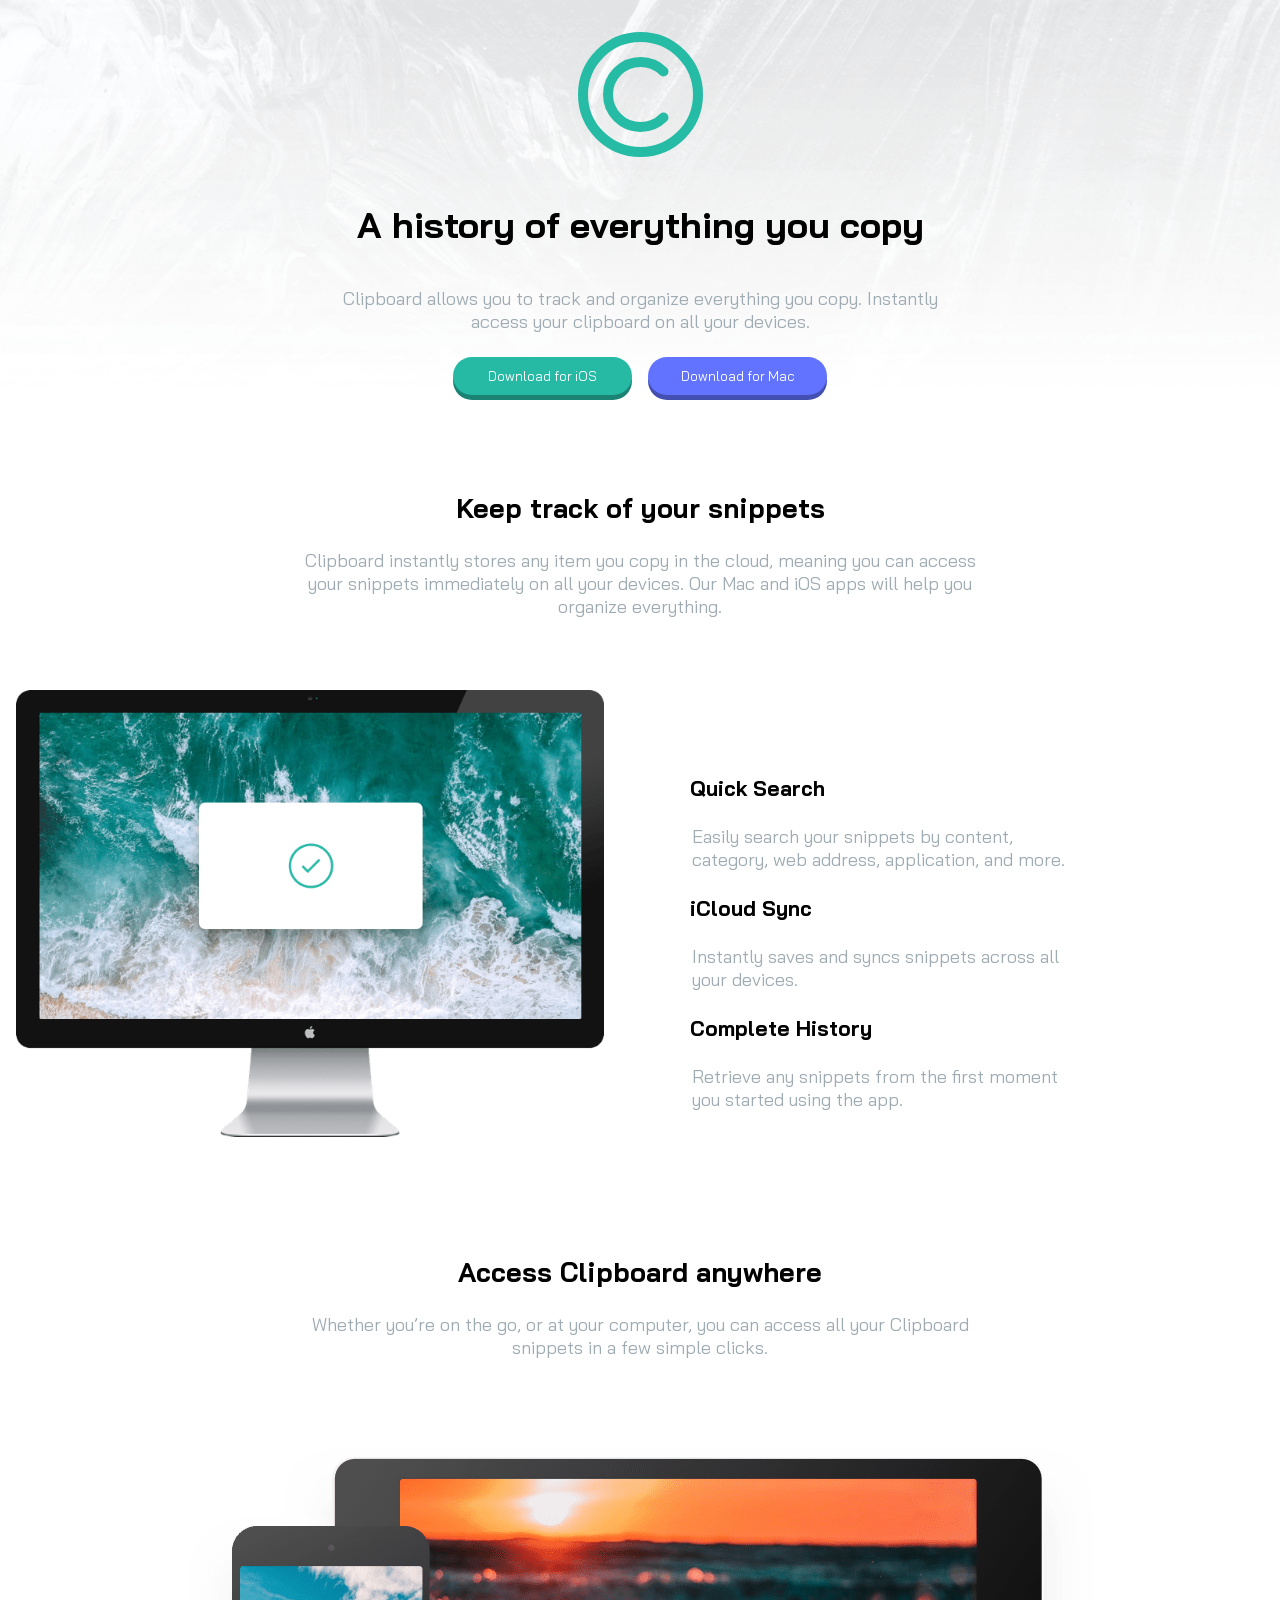
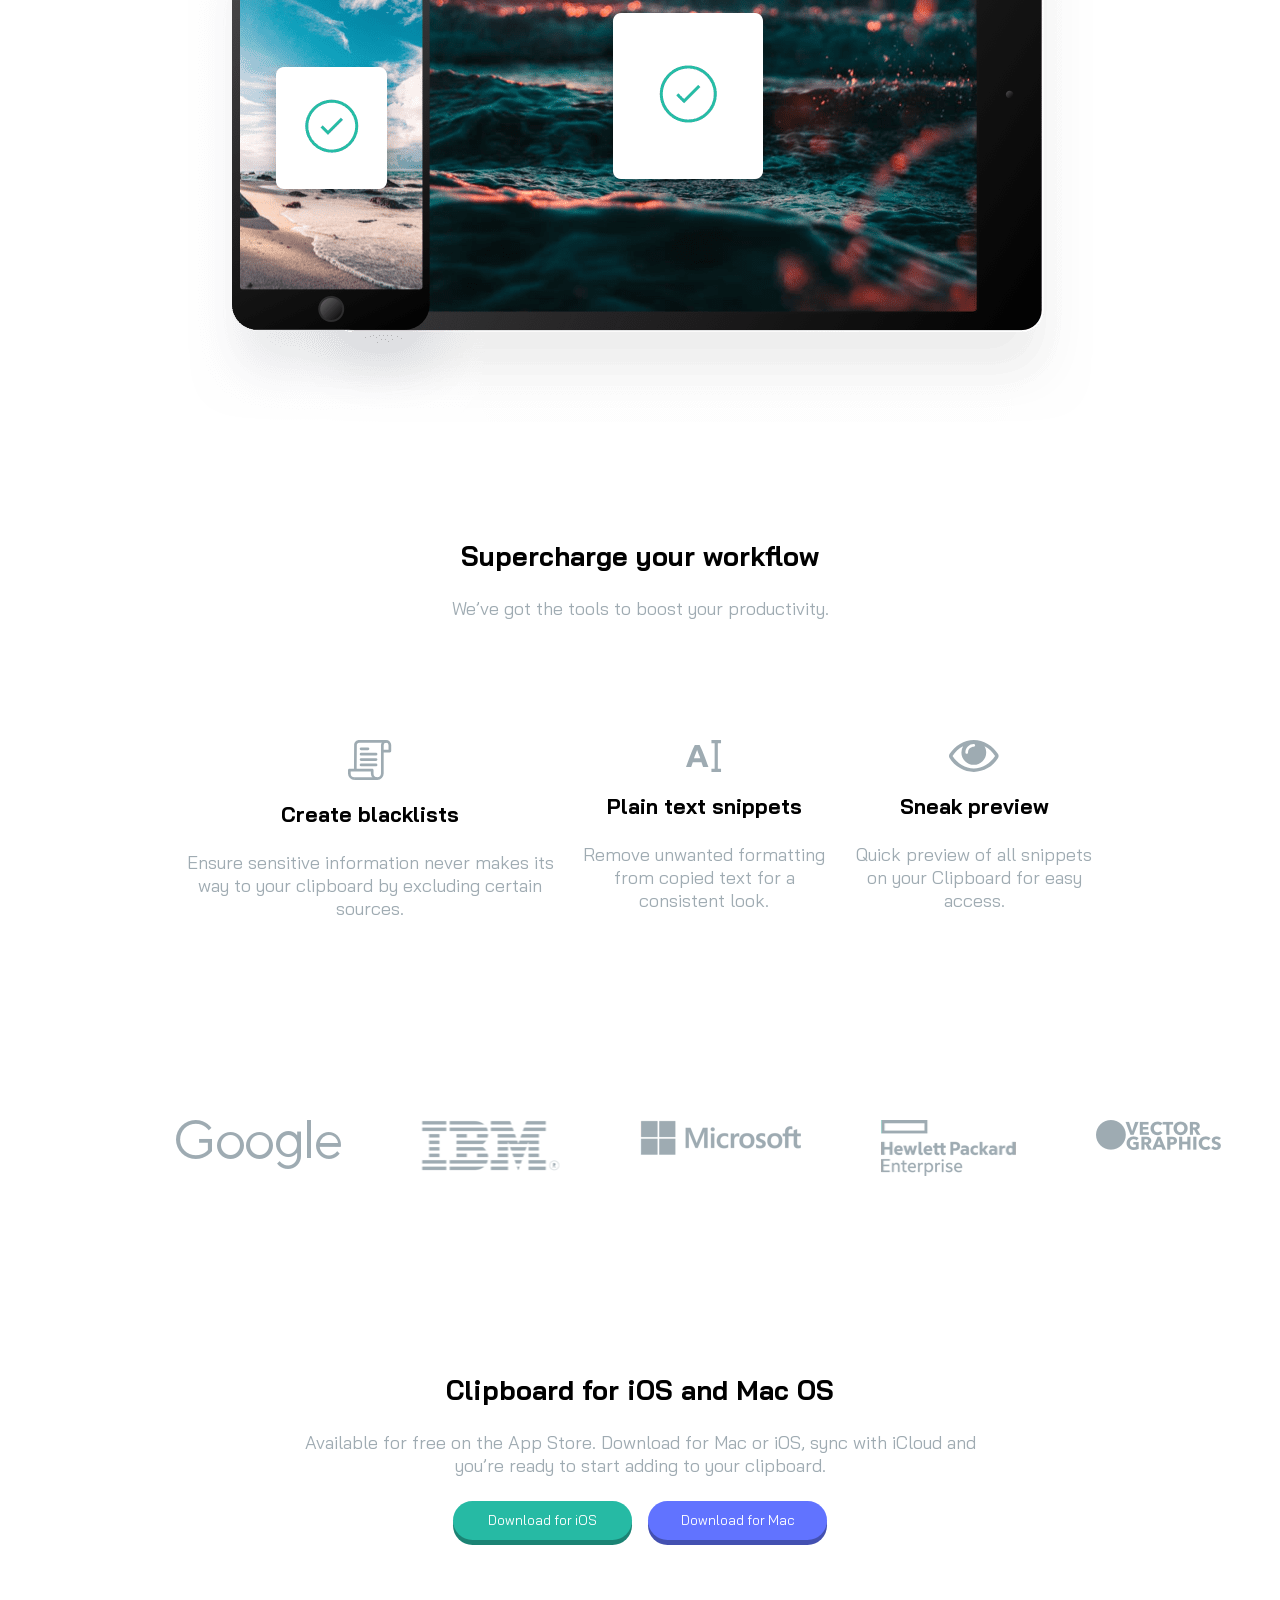
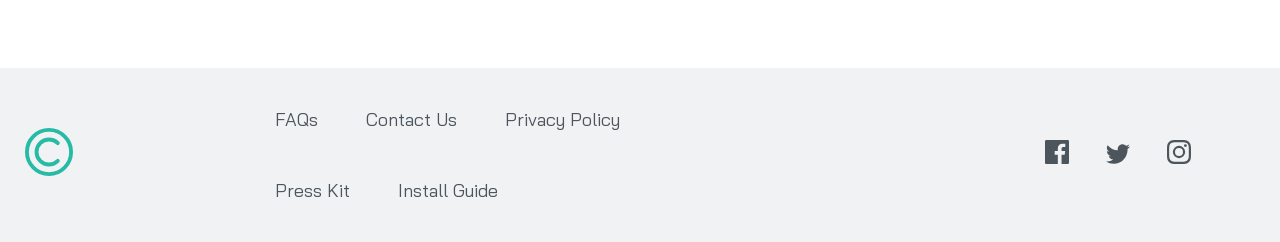
<file: clipboard-landing-page-master/index.html>
<!DOCTYPE html>
<html lang="en">
<head>
    <meta charset="UTF-8">
    <meta http-equiv="X-UA-Compatible" content="IE=edge">
    <meta name="viewport" content="width=device-width, initial-scale=1.0">
    <link rel="stylesheet" href="style.css">
    <title>Document</title>
</head>
<body>
    <header>
        <div class="header1">
            <img src="./images/logo.svg" alt="">
            <h1>A history of everything you copy</h1>
            <p>Clipboard allows you to track and organize everything you 
                copy. Instantly <br>  access your clipboard on all your devices.</p>
        </div>
        <div class="header2">
            <button class="btn btn1">Download for iOS</button>
            <button class="btn btn2">Download for Mac</button>
        </div>
    </header>
    <main>
        <section class="section-1" >
            <div class="up">
            <h2>Keep track of your snippets</h2>
            <p>Clipboard instantly stores any item you copy in the cloud, 
                meaning you can access <br> your snippets immediately on all your 
                devices. Our Mac and iOS apps will help you <br> organize everything.</p>  
            </div>
            <div class="bottom">
                <div class="bottom-left">
                    <img src="./images/image-computer.png" alt="">
                </div>
                <div class="bottom-right">
                    <div class="bottom-right-1">
                        <h3>Quick Search</h3>
                        <p>Easily search your snippets by content, <br> category, web address, application, and more.</p>
                    </div>
                    <div class="bottom-right-2">
                        <h3>iCloud Sync</h3>
                        <p>Instantly saves and syncs snippets across all <br> your devices.</p>
                    </div>
                    <div class="bottom-right-3">
                        <h3>Complete History</h3>
                        <p>Retrieve any snippets from the first moment <br> you started using the app.</p>
                    </div>
                </div>
            </div>
            
        </section>
        <section class="section-2" >
            <div class="section-2-up">
                <h2>Access Clipboard anywhere</h2>
                <p>Whether you’re on the go, or at your computer, you can access all your Clipboard <br>
                snippets in a few simple clicks.</p>
            </div>
            <div class="section-2-bottom">
                <img src="./images/image-devices.png" alt="">
            </div>
        </section>
        <section class="section-3">
            <article class="article-1" >
                <h2>Supercharge your workflow</h2>
                <p>We’ve got the tools to boost your productivity.</p>
            </article>
            <article class="article-2" >
                <div class="art article-left">
                    <img src="./images/icon-blacklist.svg" alt="">
                    <h3>Create blacklists</h3>
                    <p>Ensure sensitive information never makes its way to your clipboard by excluding certain sources.</p>
                </div>
                <div class="art article-middle">
                    <img src="./images/icon-text.svg" alt="">
                    <h3>Plain text snippets</h3>
                    <p>Remove unwanted formatting from copied text for a consistent look.</p>
                </div>
                <div class="art article-right">
                    <img src="./images/icon-preview.svg" alt="">
                    <h3>Sneak preview</h3>
                    <p>Quick preview of all snippets on your Clipboard for easy access.</p>
                </div>
            </article>
        </section>
        <section class="section-4" >
            <div class="img">
                <img src="./images/logo-google.png" alt="gooogle">
            </div>
            <div class="img">
                <img src="./images/logo-ibm.png" alt="ibm">
            </div>
            <div class="img">
                <img src="./images/logo-microsoft.png" alt="microsoft">
            </div>
            <div class="img">
                <img src="./images/logo-hp.png" alt="hp">
            </div>
            <div class="img">
                <img src="./images/logo-vector-graphics.png" alt="vector-graphics">
            </div>
        </section>
        <section class="section-5" >
            <div class="section-5-up">
                <h2>Clipboard for iOS and Mac OS</h2>
                <p> Available for free on the App Store. Download for Mac or iOS, sync with iCloud 
                and <br> you’re ready to start adding to your clipboard.</p>
            </div>
            <div class="section-5-bottom">
                <button class="btn btn1">Download for iOS</button>
                <button class="btn btn2">Download for Mac</button>
            </div>
        </section>
    </main>
    <footer class="footer" >
        <div class="foot-left">
            <img src="./images/logo.svg" alt="">
        </div>
        <div class="foot-middle">
            <ul>
                <li><a href="#">FAQs</a></li>
                <li><a href="#">Contact Us</a></li>
                <li><a href="#">Privacy Policy</a></li> 
                <li><a href="#">Press Kit</a></li>
                <li><a href="#">Install Guide</a></li>
            </ul>
        </div>
        <div class="foot-right">
            <img class="icon icon-1" src="./images/icon-facebook.svg" alt="">
            <img class="icon icon-2" src="./images/icon-twitter.svg" alt="">
            <img class="icon icon-3" src="./images/icon-instagram.svg" alt="">
        </div>
    </footer>
</body>
</html>
</file>
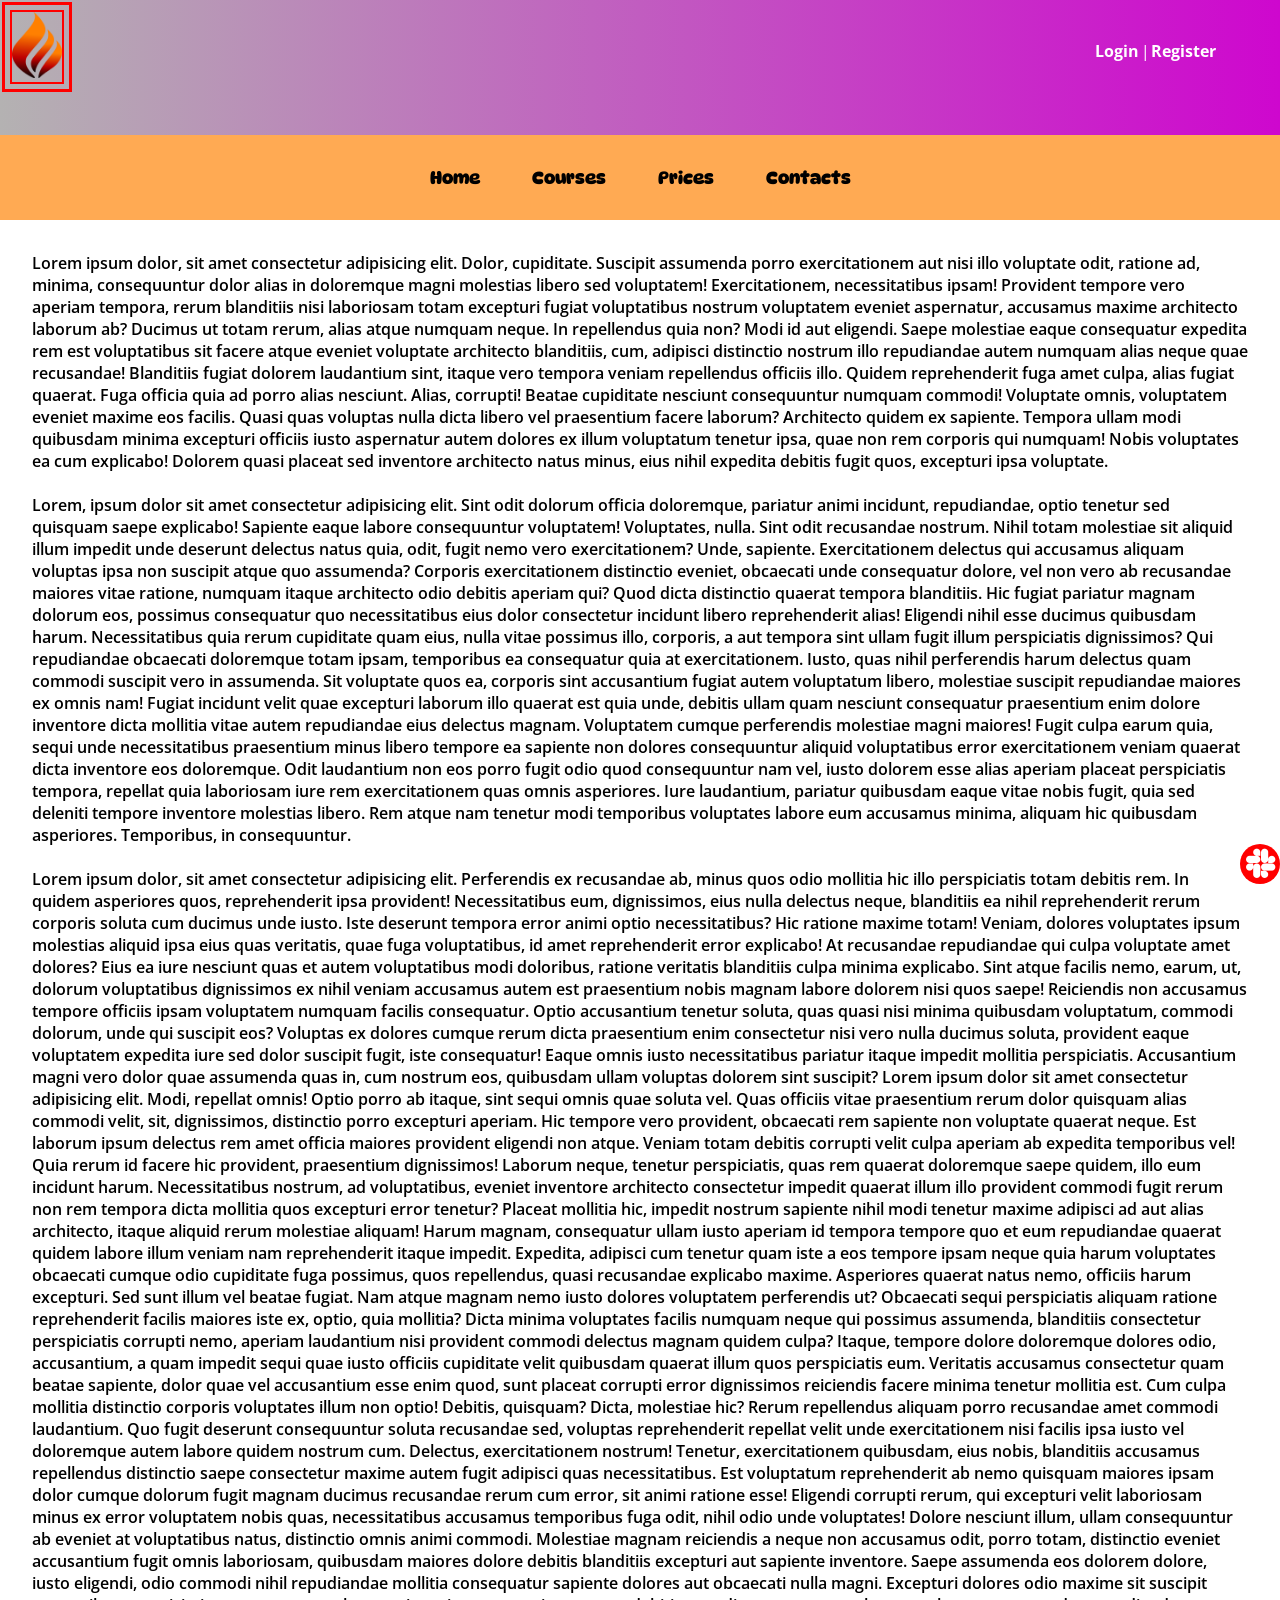
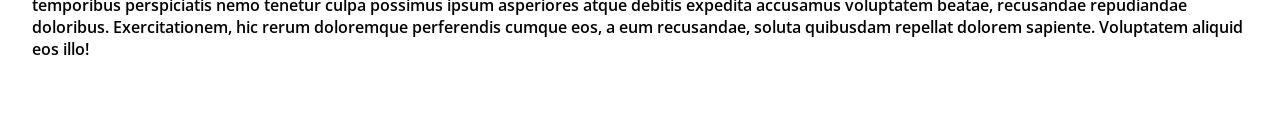
<file: fireblog/index.html>
<!DOCTYPE html>
<html lang="en">
  <head>
    <meta charset="UTF-8" />
    <meta http-equiv="X-UA-Compatible" content="IE=edge" />
    <meta name="viewport" content="width=device-width, initial-scale=1.0" />
    <title>Practice-Site</title>

    <link rel="preconnect" href="https://fonts.googleapis.com" />
    <link rel="preconnect" href="https://fonts.gstatic.com" crossorigin />
    <link
      href="https://fonts.googleapis.com/css2?family=DynaPuff:wght@400;500;600;700&family=Open+Sans:wght@400;500;600;700&display=swap"
      rel="stylesheet"
    />
    <link rel="stylesheet" href="https://cdnjs.cloudflare.com/ajax/libs/font-awesome/6.1.2/css/all.min.css" integrity="sha512-1sCRPdkRXhBV2PBLUdRb4tMg1w2YPf37qatUFeS7zlBy7jJI8Lf4VHwWfZZfpXtYSLy85pkm9GaYVYMfw5BC1A==" crossorigin="anonymous" referrerpolicy="no-referrer" />

    <link rel="stylesheet" href="style.css" />
  </head>
  <body>
        <nav class="nav-top">
            <div class="img"><a href="#"><img src="./img/logo.png" alt=""></a></div>
            <div class="sign-in">
              <a href="#">Login</a> | <a href="#">Register</a>
            </div>
            <div class="clearfix"></div>
        </nav>

        <nav class="nav-main">
              <a href="#">Home</a>
              <a href="#">Courses</a>
              <a href="#">Prices</a>
              <a href="#">Contacts</a>
        </nav>

        <main>
          <p>Lorem ipsum dolor, sit amet consectetur adipisicing elit. Dolor, cupiditate. Suscipit assumenda porro exercitationem aut nisi illo voluptate odit, ratione ad, minima, consequuntur dolor alias in doloremque magni molestias libero sed voluptatem! Exercitationem, necessitatibus ipsam! Provident tempore vero aperiam tempora, rerum blanditiis nisi laboriosam totam excepturi fugiat voluptatibus nostrum voluptatem eveniet aspernatur, accusamus maxime architecto laborum ab? Ducimus ut totam rerum, alias atque numquam neque. In repellendus quia non? Modi id aut eligendi. Saepe molestiae eaque consequatur expedita rem est voluptatibus sit facere atque eveniet voluptate architecto blanditiis, cum, adipisci distinctio nostrum illo repudiandae autem numquam alias neque quae recusandae! Blanditiis fugiat dolorem laudantium sint, itaque vero tempora veniam repellendus officiis illo. Quidem reprehenderit fuga amet culpa, alias fugiat quaerat. Fuga officia quia ad porro alias nesciunt. Alias, corrupti! Beatae cupiditate nesciunt consequuntur numquam commodi! Voluptate omnis, voluptatem eveniet maxime eos facilis. Quasi quas voluptas nulla dicta libero vel praesentium facere laborum? Architecto quidem ex sapiente. Tempora ullam modi quibusdam minima excepturi officiis iusto aspernatur autem dolores ex illum voluptatum tenetur ipsa, quae non rem corporis qui numquam! Nobis voluptates ea cum explicabo! Dolorem quasi placeat sed inventore architecto natus minus, eius nihil expedita debitis fugit quos, excepturi ipsa voluptate.</p>
          <br>
          <p>Lorem, ipsum dolor sit amet consectetur adipisicing elit. Sint odit dolorum officia doloremque, pariatur animi incidunt, repudiandae, optio tenetur sed quisquam saepe explicabo! Sapiente eaque labore consequuntur voluptatem! Voluptates, nulla. Sint odit recusandae nostrum. Nihil totam molestiae sit aliquid illum impedit unde deserunt delectus natus quia, odit, fugit nemo vero exercitationem? Unde, sapiente. Exercitationem delectus qui accusamus aliquam voluptas ipsa non suscipit atque quo assumenda? Corporis exercitationem distinctio eveniet, obcaecati unde consequatur dolore, vel non vero ab recusandae maiores vitae ratione, numquam itaque architecto odio debitis aperiam qui? Quod dicta distinctio quaerat tempora blanditiis. Hic fugiat pariatur magnam dolorum eos, possimus consequatur quo necessitatibus eius dolor consectetur incidunt libero reprehenderit alias! Eligendi nihil esse ducimus quibusdam harum. Necessitatibus quia rerum cupiditate quam eius, nulla vitae possimus illo, corporis, a aut tempora sint ullam fugit illum perspiciatis dignissimos? Qui repudiandae obcaecati doloremque totam ipsam, temporibus ea consequatur quia at exercitationem. Iusto, quas nihil perferendis harum delectus quam commodi suscipit vero in assumenda. Sit voluptate quos ea, corporis sint accusantium fugiat autem voluptatum libero, molestiae suscipit repudiandae maiores ex omnis nam! Fugiat incidunt velit quae excepturi laborum illo quaerat est quia unde, debitis ullam quam nesciunt consequatur praesentium enim dolore inventore dicta mollitia vitae autem repudiandae eius delectus magnam. Voluptatem cumque perferendis molestiae magni maiores! Fugit culpa earum quia, sequi unde necessitatibus praesentium minus libero tempore ea sapiente non dolores consequuntur aliquid voluptatibus error exercitationem veniam quaerat dicta inventore eos doloremque. Odit laudantium non eos porro fugit odio quod consequuntur nam vel, iusto dolorem esse alias aperiam placeat perspiciatis tempora, repellat quia laboriosam iure rem exercitationem quas omnis asperiores. Iure laudantium, pariatur quibusdam eaque vitae nobis fugit, quia sed deleniti tempore inventore molestias libero. Rem atque nam tenetur modi temporibus voluptates labore eum accusamus minima, aliquam hic quibusdam asperiores. Temporibus, in consequuntur.</p> <br>
          <p>Lorem ipsum dolor, sit amet consectetur adipisicing elit. Perferendis ex recusandae ab, minus quos odio mollitia hic illo perspiciatis totam debitis rem. In quidem asperiores quos, reprehenderit ipsa provident! Necessitatibus eum, dignissimos, eius nulla delectus neque, blanditiis ea nihil reprehenderit rerum corporis soluta cum ducimus unde iusto. Iste deserunt tempora error animi optio necessitatibus? Hic ratione maxime totam! Veniam, dolores voluptates ipsum molestias aliquid ipsa eius quas veritatis, quae fuga voluptatibus, id amet reprehenderit error explicabo! At recusandae repudiandae qui culpa voluptate amet dolores? Eius ea iure nesciunt quas et autem voluptatibus modi doloribus, ratione veritatis blanditiis culpa minima explicabo. Sint atque facilis nemo, earum, ut, dolorum voluptatibus dignissimos ex nihil veniam accusamus autem est praesentium nobis magnam labore dolorem nisi quos saepe! Reiciendis non accusamus tempore officiis ipsam voluptatem numquam facilis consequatur. Optio accusantium tenetur soluta, quas quasi nisi minima quibusdam voluptatum, commodi dolorum, unde qui suscipit eos? Voluptas ex dolores cumque rerum dicta praesentium enim consectetur nisi vero nulla ducimus soluta, provident eaque voluptatem expedita iure sed dolor suscipit fugit, iste consequatur! Eaque omnis iusto necessitatibus pariatur itaque impedit mollitia perspiciatis. Accusantium magni vero dolor quae assumenda quas in, cum nostrum eos, quibusdam ullam voluptas dolorem sint suscipit?
            Lorem ipsum dolor sit amet consectetur adipisicing elit. Modi, repellat omnis! Optio porro ab itaque, sint sequi omnis quae soluta vel. Quas officiis vitae praesentium rerum dolor quisquam alias commodi velit, sit, dignissimos, distinctio porro excepturi aperiam. Hic tempore vero provident, obcaecati rem sapiente non voluptate quaerat neque. Est laborum ipsum delectus rem amet officia maiores provident eligendi non atque. Veniam totam debitis corrupti velit culpa aperiam ab expedita temporibus vel! Quia rerum id facere hic provident, praesentium dignissimos! Laborum neque, tenetur perspiciatis, quas rem quaerat doloremque saepe quidem, illo eum incidunt harum. Necessitatibus nostrum, ad voluptatibus, eveniet inventore architecto consectetur impedit quaerat illum illo provident commodi fugit rerum non rem tempora dicta mollitia quos excepturi error tenetur? Placeat mollitia hic, impedit nostrum sapiente nihil modi tenetur maxime adipisci ad aut alias architecto, itaque aliquid rerum molestiae aliquam! Harum magnam, consequatur ullam iusto aperiam id tempora tempore quo et eum repudiandae quaerat quidem labore illum veniam nam reprehenderit itaque impedit. Expedita, adipisci cum tenetur quam iste a eos tempore ipsam neque quia harum voluptates obcaecati cumque odio cupiditate fuga possimus, quos repellendus, quasi recusandae explicabo maxime. Asperiores quaerat natus nemo, officiis harum excepturi. Sed sunt illum vel beatae fugiat. Nam atque magnam nemo iusto dolores voluptatem perferendis ut? Obcaecati sequi perspiciatis aliquam ratione reprehenderit facilis maiores iste ex, optio, quia mollitia? Dicta minima voluptates facilis numquam neque qui possimus assumenda, blanditiis consectetur perspiciatis corrupti nemo, aperiam laudantium nisi provident commodi delectus magnam quidem culpa? Itaque, tempore dolore doloremque dolores odio, accusantium, a quam impedit sequi quae iusto officiis cupiditate velit quibusdam quaerat illum quos perspiciatis eum. Veritatis accusamus consectetur quam beatae sapiente, dolor quae vel accusantium esse enim quod, sunt placeat corrupti error dignissimos reiciendis facere minima tenetur mollitia est. Cum culpa mollitia distinctio corporis voluptates illum non optio! Debitis, quisquam? Dicta, molestiae hic? Rerum repellendus aliquam porro recusandae amet commodi laudantium. Quo fugit deserunt consequuntur soluta recusandae sed, voluptas reprehenderit repellat velit unde exercitationem nisi facilis ipsa iusto vel doloremque autem labore quidem nostrum cum. Delectus, exercitationem nostrum! Tenetur, exercitationem quibusdam, eius nobis, blanditiis accusamus repellendus distinctio saepe consectetur maxime autem fugit adipisci quas necessitatibus. Est voluptatum reprehenderit ab nemo quisquam maiores ipsam dolor cumque dolorum fugit magnam ducimus recusandae rerum cum error, sit animi ratione esse! Eligendi corrupti rerum, qui excepturi velit laboriosam minus ex error voluptatem nobis quas, necessitatibus accusamus temporibus fuga odit, nihil odio unde voluptates! Dolore nesciunt illum, ullam consequuntur ab eveniet at voluptatibus natus, distinctio omnis animi commodi. Molestiae magnam reiciendis a neque non accusamus odit, porro totam, distinctio eveniet accusantium fugit omnis laboriosam, quibusdam maiores dolore debitis blanditiis excepturi aut sapiente inventore. Saepe assumenda eos dolorem dolore, iusto eligendi, odio commodi nihil repudiandae mollitia consequatur sapiente dolores aut obcaecati nulla magni. Excepturi dolores odio maxime sit suscipit temporibus perspiciatis nemo tenetur culpa possimus ipsum asperiores atque debitis expedita accusamus voluptatem beatae, recusandae repudiandae doloribus. Exercitationem, hic rerum doloremque perferendis cumque eos, a eum recusandae, soluta quibusdam repellat dolorem sapiente. Voluptatem aliquid eos illo!
          </p>
        </main>
        <div class="icon"><i class="fa-brands fa-slack"></i></div>
  </body>
</html>
</file>
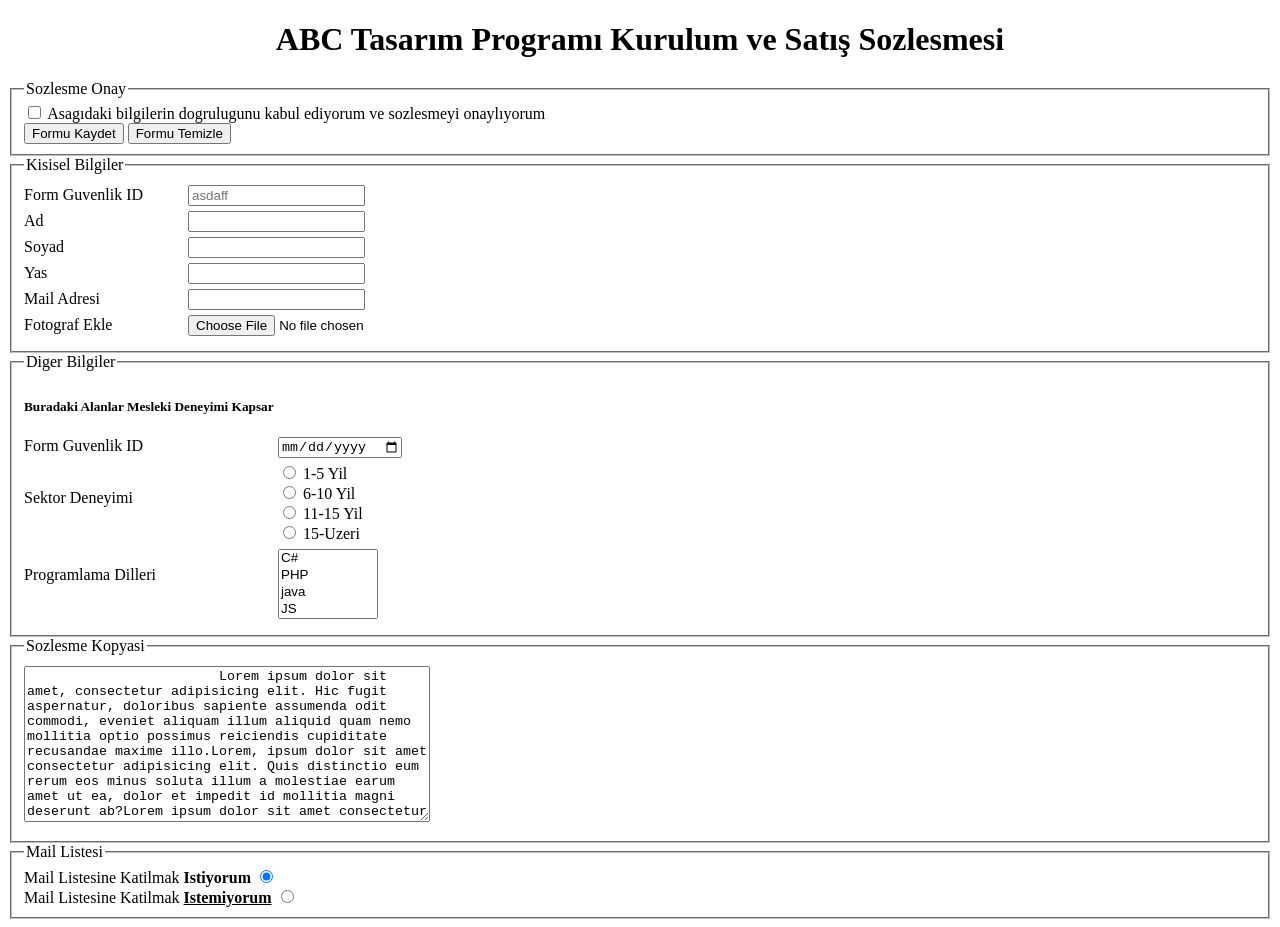
<file: form-example/index.html>
<!DOCTYPE html>
<html lang="en">
<head>
    <meta charset="UTF-8">
    <meta http-equiv="X-UA-Compatible" content="IE=edge">
    <meta name="viewport" content="width=device-width, initial-scale=1.0">
    <link rel="stylesheet" href="style.css">
    <title>Form</title>
</head>
<body>
    <div class="container">
        <h1>ABC Tasarım Programı Kurulum ve Satış Sozlesmesi</h1>

        <form action="#">
            <fieldset id="fs1">
                <legend>Sozlesme Onay</legend>
                <input type="checkbox" name="onay_sozlesme" id="onay" value="onay">
                <label for="onay">Asagıdaki bilgilerin dogrulugunu kabul ediyorum ve sozlesmeyi onaylıyorum</label> <br>
                <input type="submit" value="Formu Kaydet"> 
                <input type="reset" value="Formu Temizle">
            </fieldset>
            <fieldset id="fs2">
                <legend>Kisisel Bilgiler</legend>
                <div class="inp">
                    <div class="lbl"><label for="secureId">Form Guvenlik ID</label></div>
                    <input type="text" id="secureId" name="secureId" placeholder="asdaff">
                </div>
                <div class="inp">
                    <div class="lbl"><label for="ad">Ad</label></div>
                    <input type="text" id="ad" name="isim" required>
                </div>
                <div class="inp">
                    <div class="lbl"><label for="sAd">Soyad</label></div>
                    <input type="text" id="sAd" name="soyisim" required>
                </div>
                <div class="inp">
                    <div class="lbl"><label for="age">Yas</label></div>
                    <input type="number" id="age" name="yas" >
                </div>
                <div class="inp">
                    <div class="lbl"><label for="email">Mail Adresi</label></div>
                    <input type="email" id="email" name="email" >
                </div>
                <div class="inp">
                    <div class="lbl"><label for="foto">Fotograf Ekle</label></div>
                    <input type="file" id="foto" name="foto" >
                </div>
            </fieldset>
            <fieldset id="fs3">
                <legend>Diger Bilgiler</legend>
                <h5><strong>Buradaki Alanlar Mesleki Deneyimi Kapsar</strong></h5>
                <div class="inp">
                    <div class="lbl"><label for="inDate">Form Guvenlik ID</label></div>
                    <input type="date" id="inDate" name="entrance_date">
                </div>
                <div class="inp">
                    <div class="lbl"><br><span>Sektor Deneyimi</span><br><br><br></div>
                    <div class="radio" id="rd">
                        <input type="radio" name="junior" id="jun" value="junior">
                        <label for="jun">1-5 Yil</label> <br>
                        <input type="radio" name="middle" id="mid" value="middle">
                        <label for="mid">6-10 Yil</label> <br>
                        <input type="radio" name="senior" id="sen" value="senior">
                        <label for="sen">11-15 Yil</label> <br>
                        <input type="radio" name="staff" id="stf" value="staff">
                        <label for="stf">15-Uzeri</label>
                    </div>                    
                </div>
                <div class="inp">
                    <div class="lbl"><br><label for="langs">Programlama Dilleri</label><br><br><br></div>
                    <select name="langs" id="langs" multiple>
                        <option value="csharp">C#</option>
                        <option value="php">PHP</option>
                        <option value="java">java</option>
                        <option value="js">JS</option>
                        <option value="html">HTML</option>
                        <option value="css">CSS</option>
                    </select>                   
                </div>
            </fieldset>
            <fieldset id="fs4">
                <legend>Sozlesme Kopyasi</legend>
                <div class="inp">
                    <textarea id="comment" name="comment_input">
                        Lorem ipsum dolor sit amet, consectetur adipisicing elit. Hic fugit aspernatur, doloribus sapiente assumenda odit commodi, eveniet aliquam illum aliquid quam nemo mollitia optio possimus reiciendis cupiditate recusandae maxime illo.Lorem, ipsum dolor sit amet consectetur adipisicing elit. Quis distinctio eum rerum eos minus soluta illum a molestiae earum amet ut ea, dolor et impedit id mollitia magni deserunt ab?Lorem ipsum dolor sit amet consectetur adipisicing elit. Placeat reiciendis quasi facilis nisi aspernatur consequuntur deserunt, a mollitia excepturi temporibus. Exercitationem, consectetur voluptates? Provident tenetur repudiandae ullam tempore natus illum!
                    </textarea>
                </div>
            </fieldset>
            <fieldset id="fs5">
                <legend>Mail Listesi</legend>
                <label for="ok">Mail Listesine Katilmak <strong>Istiyorum</strong></label>
                <input type="radio" id="ok" name="mail_katılım" value="attandance" checked> <br>
                <label for="notOk">Mail Listesine Katilmak <u><strong>Istemiyorum</strong></u></label>
                <input type="radio" id="notOk" name="mail_katılım" value="noattandance">
            </fieldset>
        </form>
    </div>
</body>
</html>
</file>
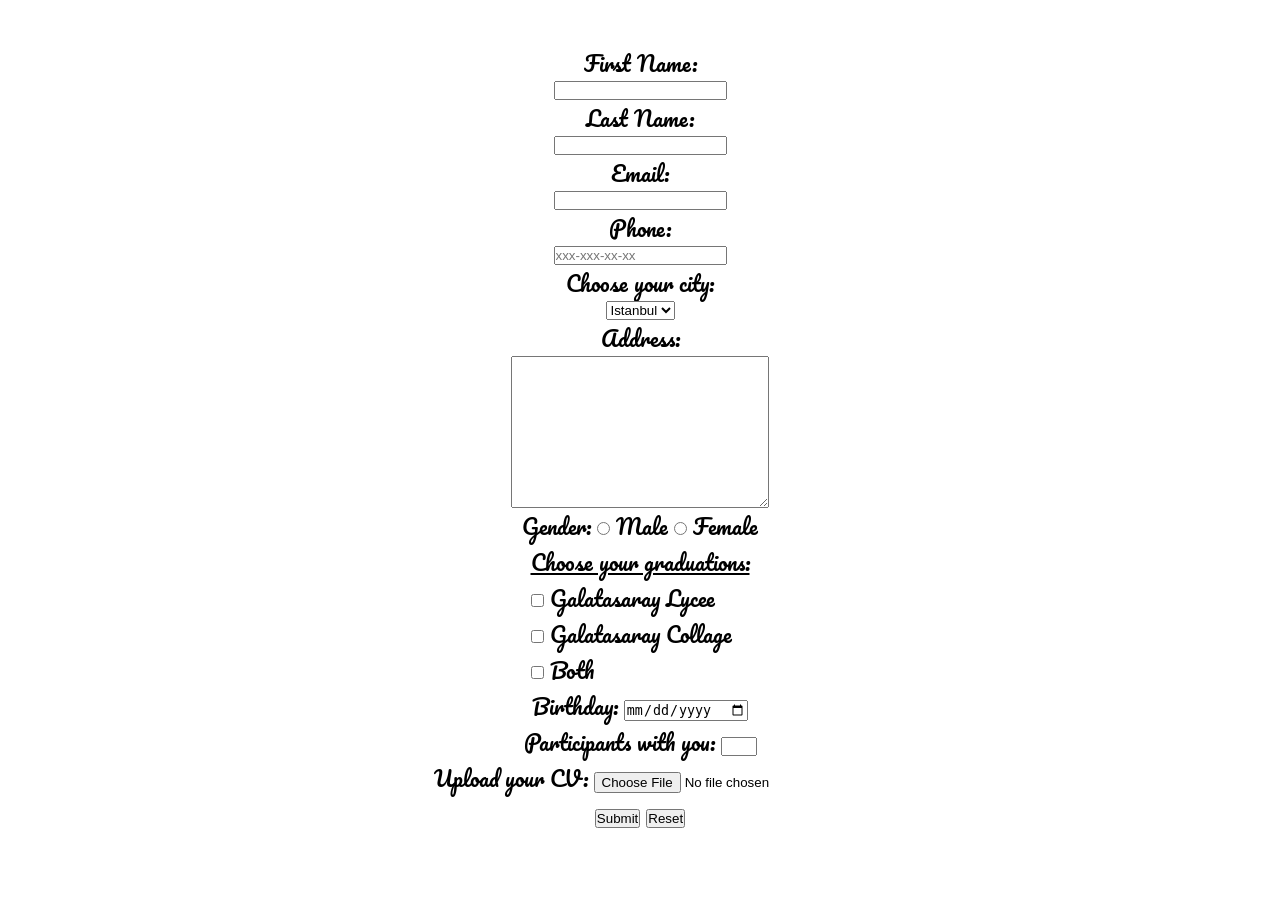
<file: form-study/index.html>
<!DOCTYPE html>
<html lang="en">
<head>
    <meta charset="UTF-8">
    <meta http-equiv="X-UA-Compatible" content="IE=edge">
    <meta name="viewport" content="width=device-width, initial-scale=1.0">
    <title>GS Membership</title>
    <link rel="icon" href="./gs-logo.png">

    <link rel="stylesheet" href="form.css">
</head>
<body>

    <form action="#">
        <label for="fname">First Name:</label> 
        <input type="text" id="fname" name="fname"> 

        <label for="lname">Last Name:</label> 
        <input type="text" id="lname" name="lname"> 

        <label for="email">Email:</label> 
        <input type="email" id="email" name="email"> 
        
        <label for="phone">Phone:</label> 
        <input type="tel" id="phone" name="phone" placeholder="xxx-xxx-xx-xx" pattern="[0-9]{3}-[0-9]{3}-[0-9]{2}-[0-9]{2}">

        <label for="city">Choose your city:</label>
        <select id="city" name="cities">
            <option value="Istanbul">Istanbul</option>
            <option value="Ankara">Ankara</option>
            <option value="Izmir">Izmir</option>
            <option value="Antalya">Antalya</option>
        </select>    

        <label for="address">Address:</label>
        <textarea name="message" rows="10" cols="30">
            </textarea>

        <div>
            <label for="gender">Gender:</label> 
            <input type="radio" id="male" name="gender" value="male">
            <label for="male">Male</label>
            <input type="radio" id="female" name="gender" value="female">
            <label for="female">Female</label>
        </div>

        <div>
            <label for="school"> <u>Choose your graduations:</u></label> <br>
            <input type="checkbox" name="school" id="hS">
            <label for="hS">Galatasaray Lycee</label> <br>
            <input type="checkbox" name="school" id="collage">
            <label for="collage">Galatasaray Collage</label> <br>
            <input type="checkbox" name="school" id="all">
            <label for="all">Both</label>
        </div>

        <div>
            <label for="birthday">Birthday:</label>
            <input type="date" id="birthday" name="birthday">
        </div>

        <div>
            <label for="quantity">Participants with you:</label>
            <input type="number" id="quantity" name="quantity" min="1" max="5">
        </div>
        
        <div>
            <label for="myCv">Upload your CV:</label> 
            <input type="file" id="myCv" name="myCv" > 
        </div>
        
        <div>
            <input type="submit" value="Submit"> 
            <input type="reset" value="Reset">
        </div>
        
        
    </form>
    
</body>
</html>
</file>
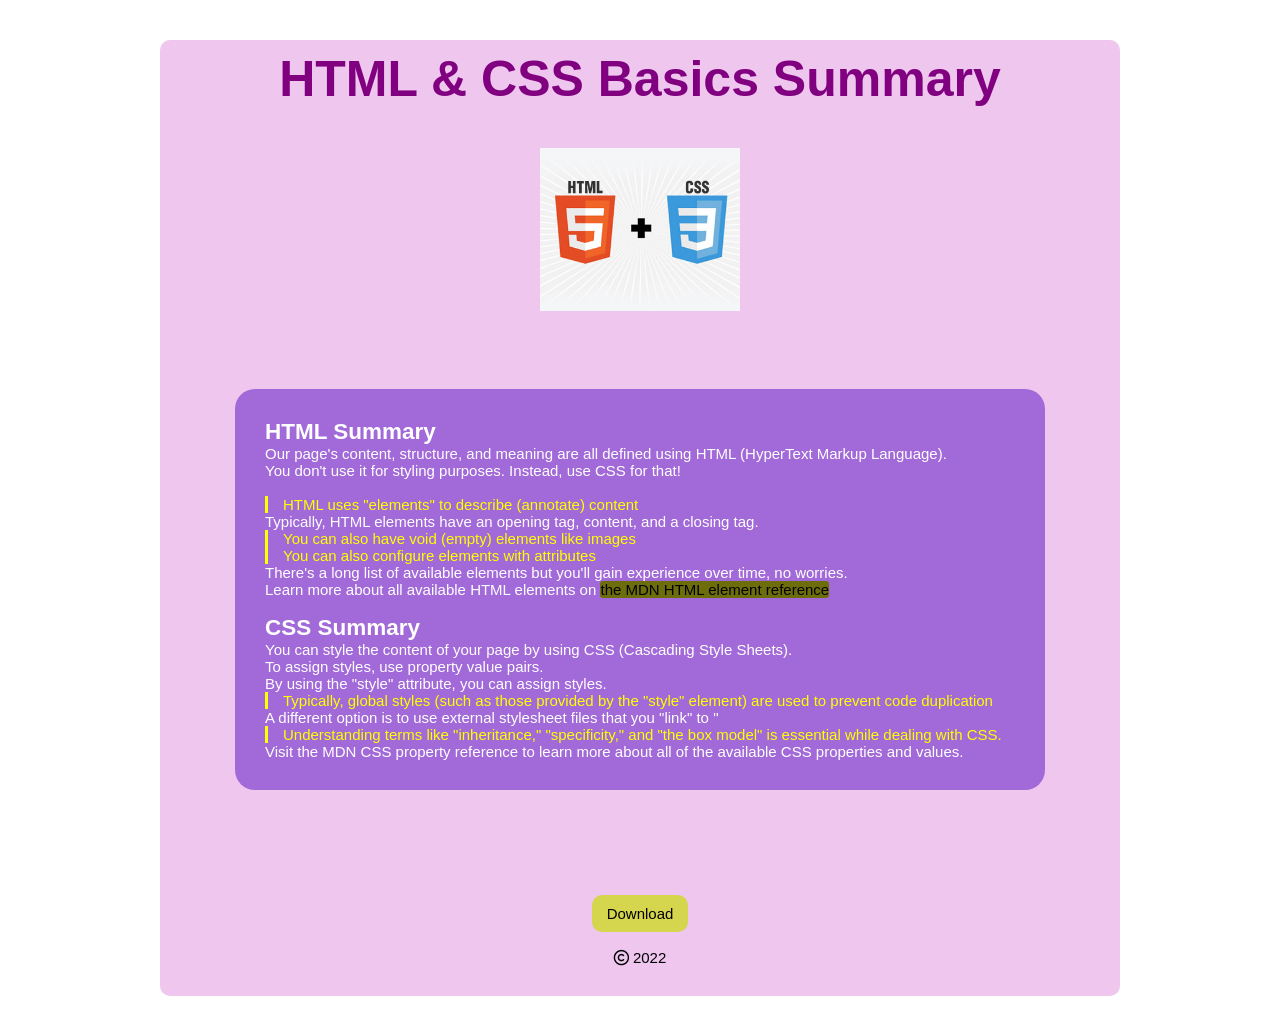
<file: HTML-CSS-Summary/index.html>
<!DOCTYPE html>
<html lang="en">
<head>
    <meta charset="UTF-8">
    <meta http-equiv="X-UA-Compatible" content="IE=edge">
    <meta name="viewport" content="width=device-width, initial-scale=1.0">
    <link rel="stylesheet" href="style.css">
    <link rel="stylesheet" href="https://cdnjs.cloudflare.com/ajax/libs/font-awesome/6.1.2/css/all.min.css">
    <title>HTML&CSS-Summary</title>
</head>
<body>
    <div class="container">
        <div class="header">
            <h1 id="title">HTML & CSS Basics Summary</h1>
            <img class="img" src="img/html5-css3.jpg" alt="" class="logo">
        </div>

        <div class="content">
            <h2>HTML Summary</h2>
            <p>
            Our page's content, structure, and meaning are all defined using HTML (HyperText
            Markup Language). <br> You don't use it for styling purposes. Instead, use CSS for that!
            </p> <br>
            <p class="indent">
                HTML uses "elements" to describe (annotate) content
            </p>
            <p>
                Typically, HTML elements have an opening tag, content, and a closing tag.
            </p>
            <p class="indent">
                You can also have void (empty) elements like images
            </p>
            <p class="indent">
                You can also configure elements with attributes
            </p>
            <p>
                There's a long list of available elements but you'll gain experience over time, no
                worries.
            </p>
            <p>
                Learn more about all available HTML elements on <span>the MDN HTML element reference</span> 
            </p>
            <br>
            <h2>CSS Summary</h2>
            <p>You can style the content of your page by using CSS (Cascading Style Sheets).</p>
            <p>To assign styles, use property value pairs.</p>
            <p>By using the "style" attribute, you can assign styles.</p>
            <p class="indent">Typically, global styles (such as those provided by the "style" element) are used
                to prevent code duplication</p>
            <p>A different option is to use external stylesheet files that you "link" to "</p>
            <p class="indent">Understanding terms like "inheritance," "specificity," and "the box model" is
                essential while dealing with CSS.</p>
            <p>
            Visit the MDN CSS property reference to learn more about all of the available CSS
            properties and values.
            </p>
        </div>
        <div class="footer">
            <p id="button">Download </p> <br>
            <span><i class="fa-regular fa-copyright"></i> 2022</span>
        </div>
    </div>    
</body>
</html>
</file>
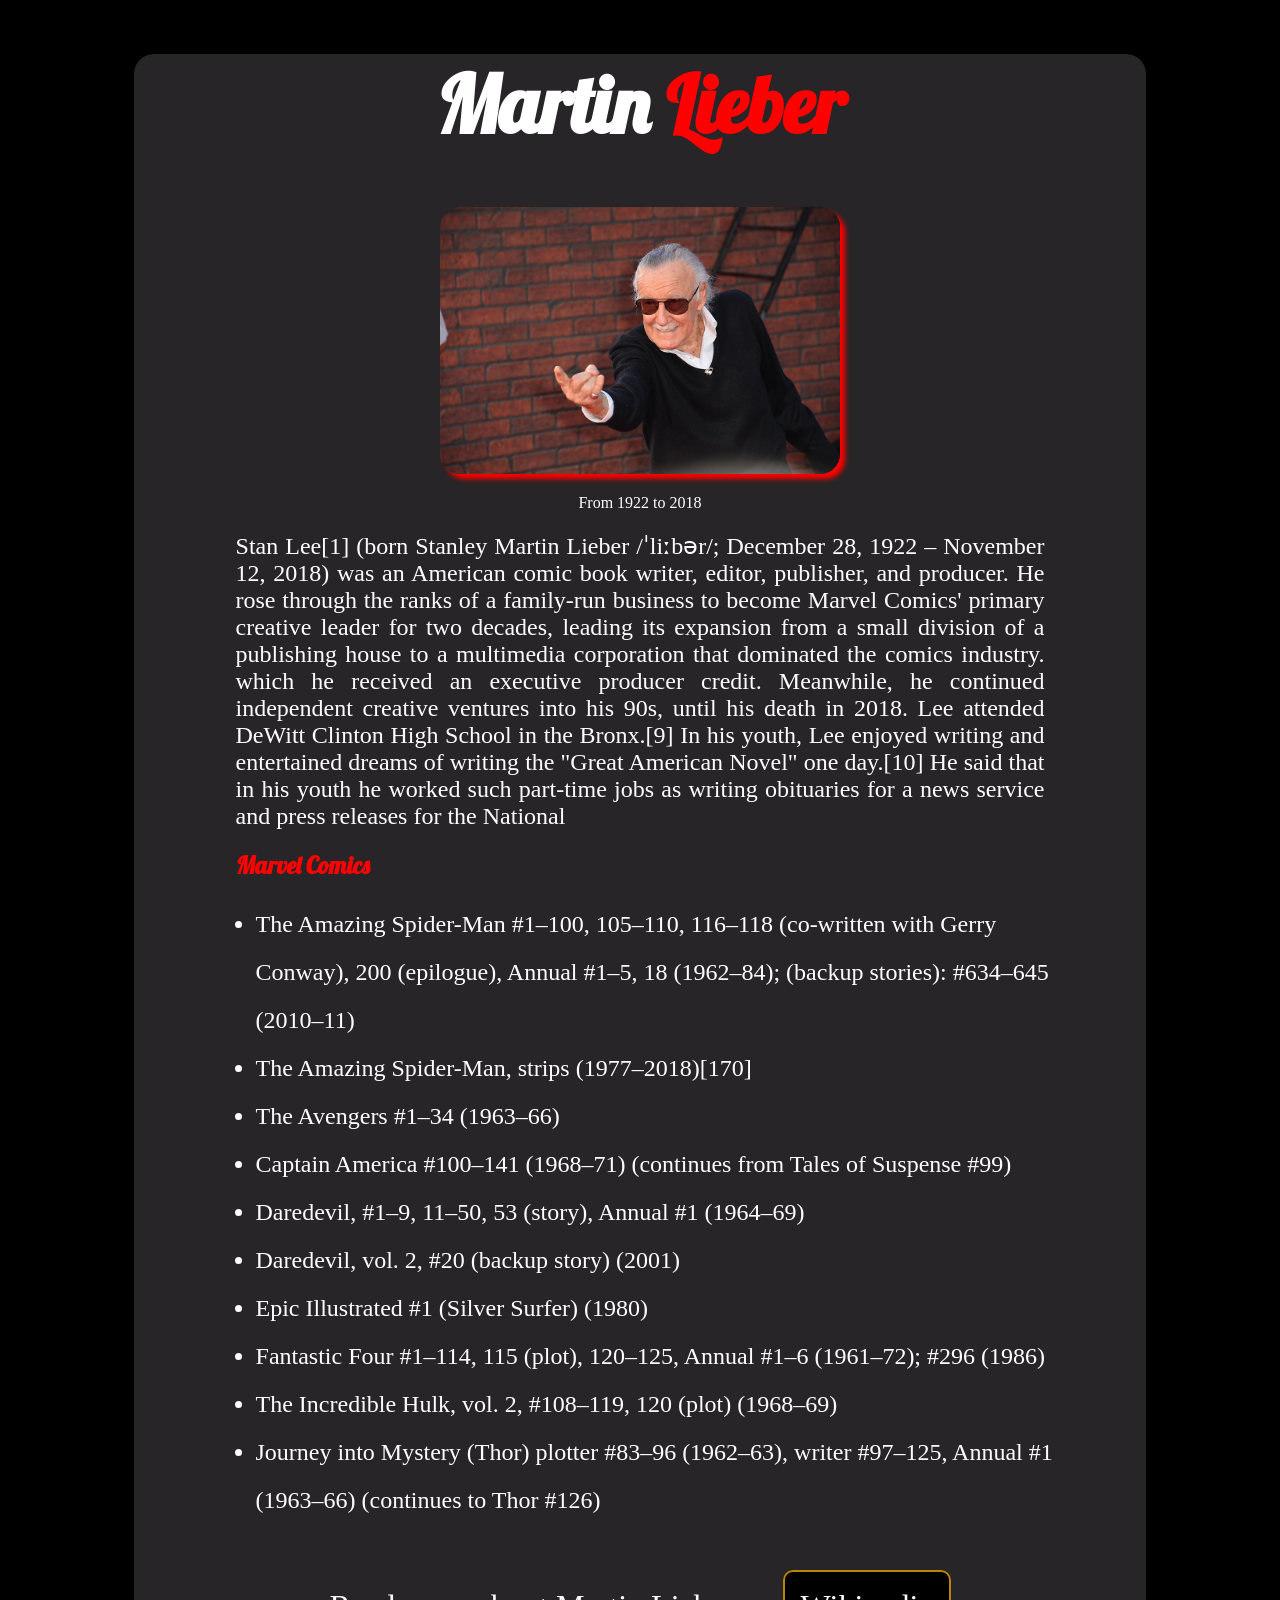
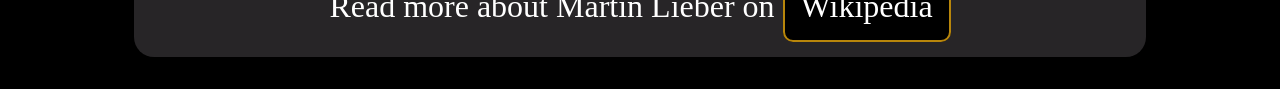
<file: HTML-website/index.html>
<!DOCTYPE html>
<html lang="en">
<head>
    <meta charset="UTF-8">
    <meta http-equiv="X-UA-Compatible" content="IE=edge">
    <meta name="viewport" content="width=device-width, initial-scale=1.0">

    <link rel="stylesheet" href="index.css">
    <!-- google fonts -->
    <link rel="preconnect" href="https://fonts.googleapis.com">
    <link rel="preconnect" href="https://fonts.gstatic.com" crossorigin>
    <link href="https://fonts.googleapis.com/css2?family=Lobster&family=PT+Serif:ital,wght@0,400;0,700;1,400&display=swap" rel="stylesheet">

    <title>Stan Lee</title>
</head>
<body>
    
   <div class="container">
        <h1 class="heading" id="title">Martin <span id="span1">Lieber</span></h1>
        <div id="img-div">
            <img src="img/stan-lee.jpg" alt=""  id="image">
            <p id="date">From 1922 to 2018</p>
        </div>

        <p id="info">
            Stan Lee[1] (born Stanley Martin Lieber /ˈliːbər/; December 28, 1922 – November 12, 2018) was an American comic book writer, editor, publisher, and producer. He rose through the ranks of a family-run business to become Marvel Comics' primary creative leader for two decades, leading its expansion from a small division of a publishing house to a multimedia corporation that dominated the comics industry. which he received an executive producer credit. Meanwhile, he continued independent creative ventures into his 90s, until his death in 2018. Lee attended DeWitt Clinton High School in the Bronx.[9] In his youth, Lee enjoyed writing and entertained dreams of writing the "Great American Novel" one day.[10] He said that in his youth he worked such part-time jobs as writing obituaries for a news service and press releases for the National
        </p>

        <h2 class="heading" id="marvel">Marvel Comics</h2>
        <ul>
            <li>The Amazing Spider-Man #1–100, 105–110, 116–118 (co-written with Gerry Conway), 200 (epilogue), Annual #1–5, 18 (1962–84); (backup stories): #634–645 (2010–11)</li>
            <li>The Amazing Spider-Man, strips (1977–2018)[170]</li>
            <li>The Avengers #1–34 (1963–66)</li>
            <li>Captain America #100–141 (1968–71) (continues from Tales of Suspense #99)</li>
            <li>Daredevil, #1–9, 11–50, 53 (story), Annual #1 (1964–69)</li>
            <li>Daredevil, vol. 2, #20 (backup story) (2001)</li>
            <li>Epic Illustrated #1 (Silver Surfer) (1980)</li>
            <li>Fantastic Four #1–114, 115 (plot), 120–125, Annual #1–6 (1961–72); #296 (1986)</li>
            <li>The Incredible Hulk, vol. 2, #108–119, 120 (plot) (1968–69)</li>
            <li>Journey into Mystery (Thor) plotter #83–96 (1962–63), writer #97–125, Annual #1 (1963–66) (continues to Thor #126)</li>
        </ul>

        <p id="footer">
            Read more about Martin Lieber on <a href="https://en.wikipedia.org/wiki/Stan_Lee" target="_blank" id="link">Wikipedia</a>
        </p>

   </div>


</body>
</html>
</file>
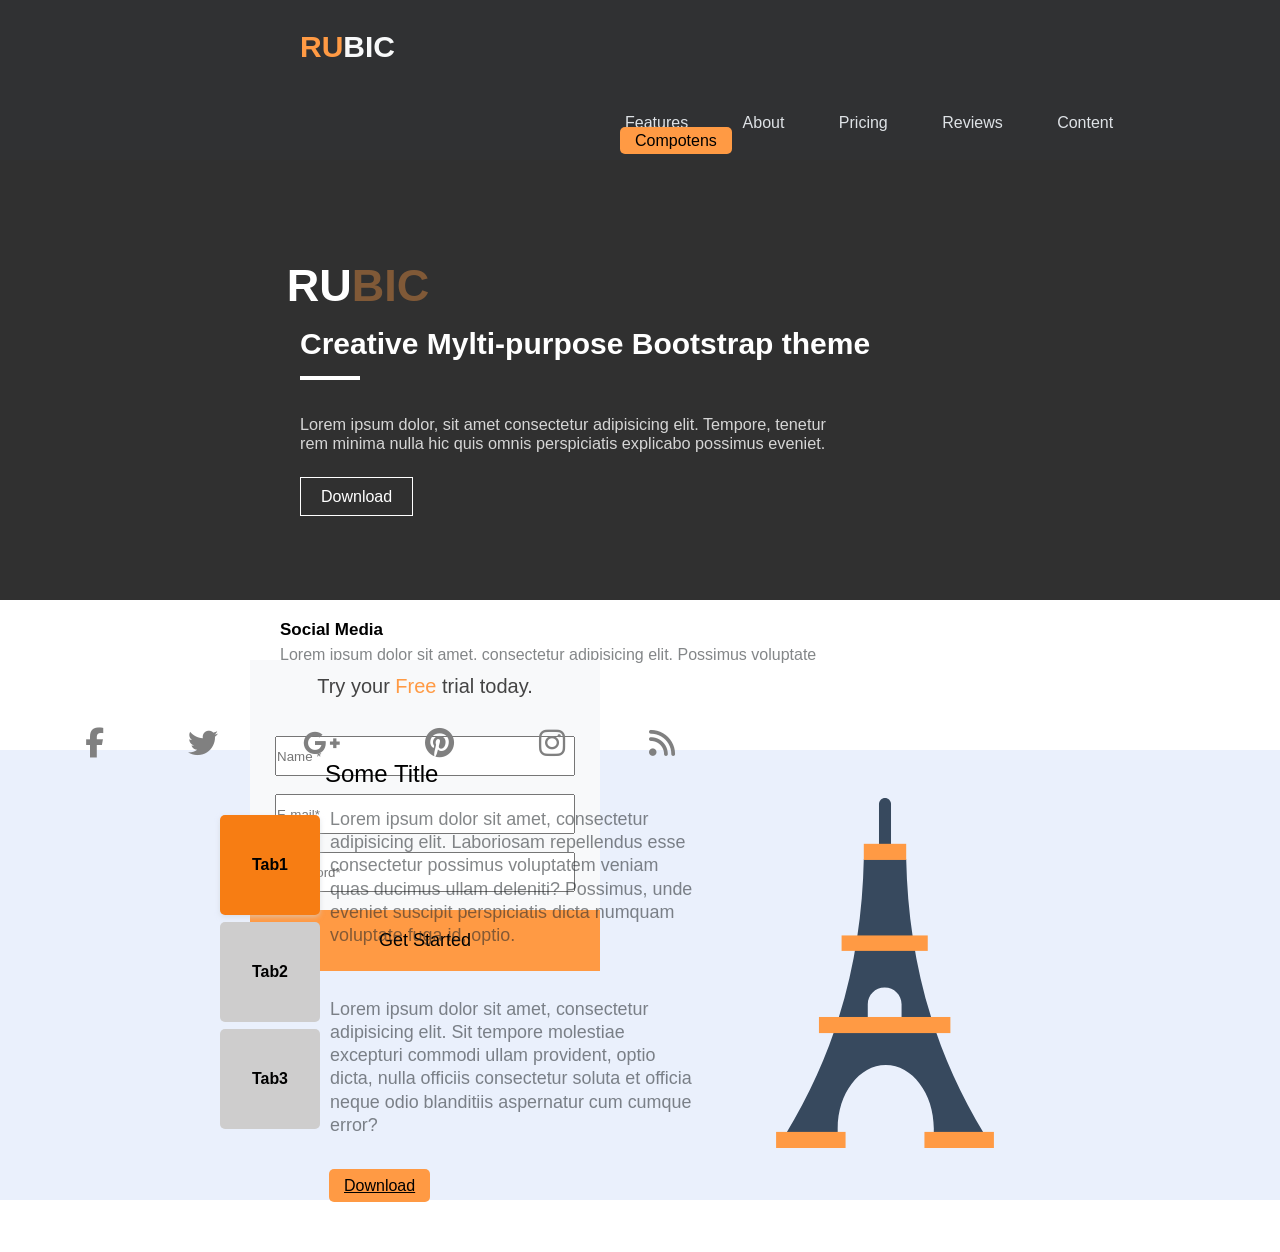
<file: Rubic/index.html>
<!DOCTYPE html>
<html lang="en">
<head>
    <meta charset="UTF-8">
    <meta http-equiv="X-UA-Compatible" content="IE=edge">
    <meta name="viewport" content="width=device-width, initial-scale=1.0">
    <link rel="stylesheet" href="style.css">
    <link rel="stylesheet" href="https://cdnjs.cloudflare.com/ajax/libs/font-awesome/6.1.2/css/all.min.css">

    <title>Rubic</title>
</head>
<body>
    <div class="header-main">
      <header>
        <h2><span>RU</span>BIC</h2>
        <div class="links">
            <a href="#">Features</a>
            <a href="#">About</a>
            <a href="#">Pricing</a>
            <a href="#">Reviews</a>
            <a href="#">Content</a>
            <a id="link" href="#">Compotens</a>
        </div>
      </header>
     <main>
        <section class="left">
            <h1><span>RU</span>BIC</h1>
            <h3>Creative Mylti-purpose Bootstrap theme</h3>
            <div class="middle"></div>
            <p>Lorem ipsum dolor, sit amet consectetur adipisicing elit. Tempore, tenetur <br> rem minima nulla hic quis omnis perspiciatis explicabo possimus eveniet.</p>
            <a id="download1" href="#">Download</a>

        </section>
        <section class="right">
            <form action="#">
                <div class="r1"><label for="name">Try your <span>Free</span>  trial today.</label> <br> <br></div>
                <div class="r2">
                  <input type="text" name="isim" id="name" placeholder="Name *" > <br> <br>
                <input type="email" name="email" id="email" placeholder="E-mail*" > <br> <br>
                <input type="password" name="password" id="password" placeholder="Password*" > <br> <br>  
                </div>
                <div class="r3"><input type="submit" value="Get Started" id="Started">
                </div>
                
            </form>
        </section>
      </main>  
    </div>
        <nav>
            <div class="navleft">
                <h4>Social Media</h4>
                <p>Lorem ipsum dolor sit amet, consectetur adipisicing elit. Possimus voluptate numquam sed expedita vitae ipsa?</p>
            </div>
            <div class="navright">
                <ul>
                    <li><a href="#"><i class="fa-brands fa-facebook-f"></i></a></li>
                    <li><a href="#"><i class="fa-brands fa-twitter"></i></a></li>
                    <li><a href="#"><i class="fa-brands fa-google-plus-g"></i></a></li>
                    <li><a href="#"><i class="fa-brands fa-pinterest"></i></a></li>
                    <li><a href="#"><i class="fa-brands fa-instagram"></i></a></li>
                    <li><a href="#"><i class="fa-solid fa-rss"></i></a></li>
                </ul>
            </div>
        </nav>
        <article class="bottom">
            <div class="bl">
                <ul>
                    <li id="h5"><h5 >Tab1</h5></li>
                    <li id="h51"><h5>Tab2</h5></li>
                    <li id="h52"><h5>Tab3</h5></li>
                </ul>
            </div>
            <div class="bm">
                <h4>Some Title</h4>
                <p>Lorem ipsum dolor sit amet, consectetur adipisicing elit. Laboriosam repellendus esse consectetur possimus voluptatem veniam quas ducimus ullam deleniti? Possimus, unde eveniet suscipit perspiciatis dicta numquam voluptate fuga id, optio.</p>
                <p>Lorem ipsum dolor sit amet, consectetur adipisicing elit. Sit tempore molestiae excepturi commodi ullam provident, optio dicta, nulla officiis consectetur soluta et officia neque odio blanditiis aspernatur cum cumque error?</p>
                <a id="download2" href="#"> Download</a>
            </div>
            <div class="br">
                <img src="./eiffel-tower.svg"  alt="resim">
            </div>
        </article>

     
    
</body>
</html>
</file>
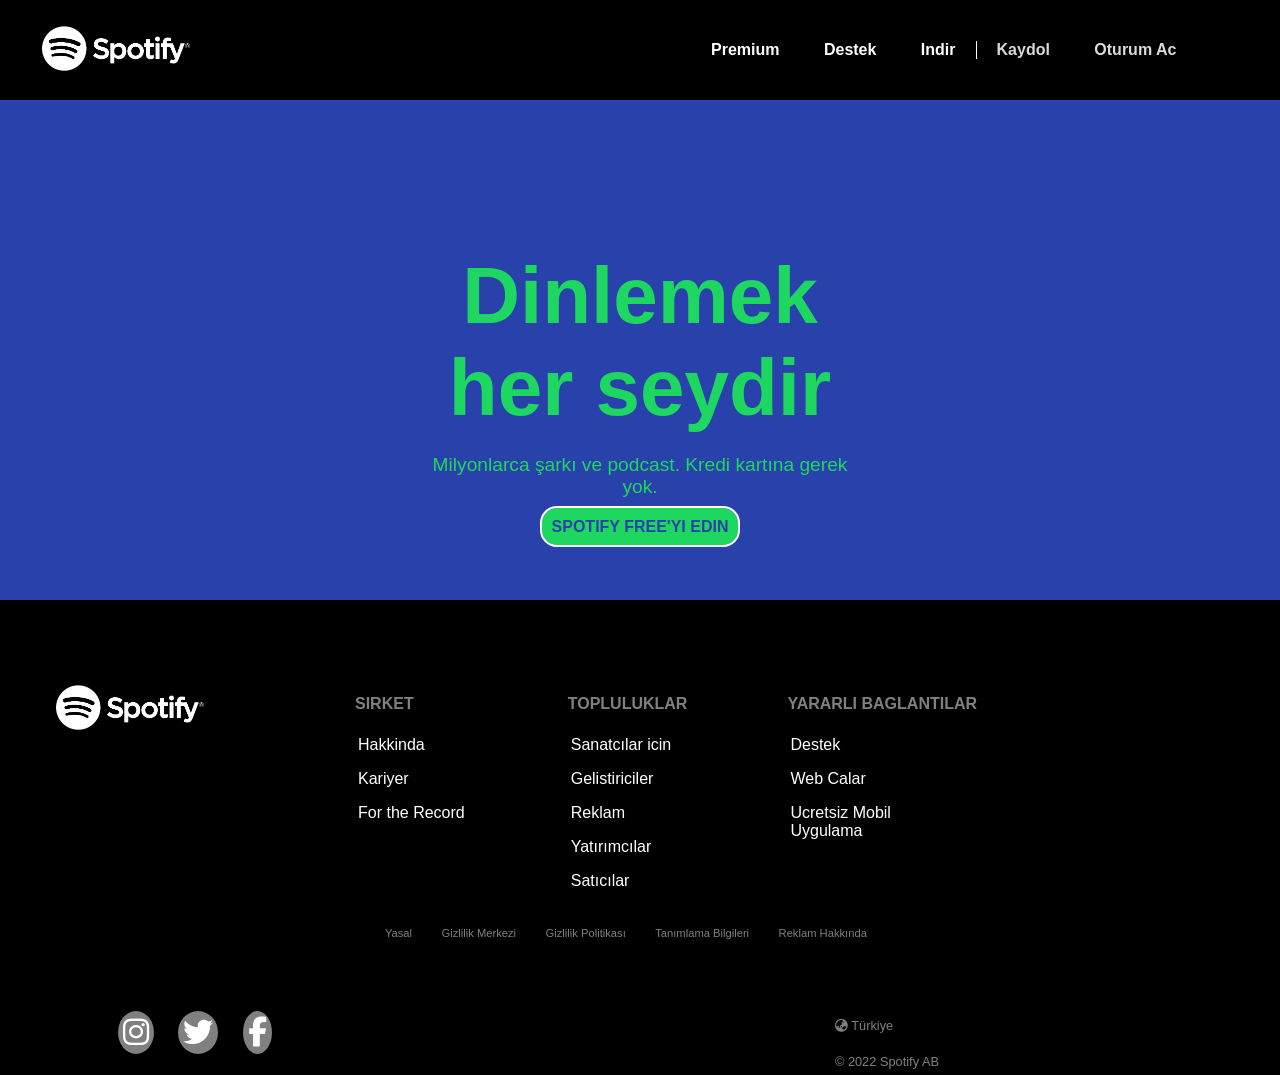
<file: spotify/index.html>
<!DOCTYPE html>
<html lang="en">
<head>
    <meta charset="UTF-8">
    <meta http-equiv="X-UA-Compatible" content="IE=edge">
    <meta name="viewport" content="width=device-width, initial-scale=1.0">
    <link rel="stylesheet" href="style.css">
    <link rel="shortcut icon" href="./img/spotify.png">
    <link rel="stylesheet" href="https://cdnjs.cloudflare.com/ajax/libs/font-awesome/6.1.2/css/all.min.css">
    <title>Dinlemek her seydir-Spotify</title>
</head>
<body>
    <header>
        <div class="logo"> <img src="./img/Spotify_Logo_White.png" alt=""></div>
        <div class="links1">
            <a href="#">Premium</a>
            <a href="#">Destek</a>
            <a href="#">Indir</a>
        </div>
        <div class="links2">
            <a href="#">Kaydol</a>
            <a href="#">Oturum Ac</a>
        </div>
    </header>

    <main>
        <section class="content">
            <h1>Dinlemek <br> her seydir</h1>
            <p>Milyonlarca şarkı ve podcast. Kredi kartına gerek <br> yok.</p>
            <div class="freelink">
                <a href="#">spotify free'yi edin</a>
            </div>
        </section>        
    </main>

    <footer>
        <aside class="left"><img src="./img/Spotify_Logo_White.png" alt=""></aside>
        <section class="foot">
            <div class="col-1">
                <h4>SIRKET</h4>
                <ul>
                    <li><a href="#">Hakkinda</a></li>
                    <li><a href="#">Kariyer</a></li>
                    <li><a href="#">For the Record</a></li>
                </ul>
            </div>
            <div class="col-2">
                <h4>TOPLULUKLAR</h4>
                <ul>
                    <li><a href="#">Sanatcılar icin</a></li>
                    <li><a href="#">Gelistiriciler</a></li>
                    <li><a href="#">Reklam</a></li>
                    <li><a href="#">Yatırımcılar</a></li>
                    <li><a href="#">Satıcılar</a></li>
                </ul>
            </div>
            <div class="col-3">
                <h4>YARARLI BAGLANTILAR</h4>
                <ul>
                    <li><a href="#">Destek</a></li>
                    <li><a href="#">Web Calar</a></li>
                    <li><a href="#">Ucretsiz Mobil <br> Uygulama</a></li>
                </ul>
            </div>
        </section>
        <aside class="right">
            <ul>
                <li><a href="#"><i class="fa-brands fa-instagram"></i></a></li>
                <li><a href="#"><i class="fa-brands fa-twitter"></i></a></li>
                <li> <a href="#"><i class="fa-brands fa-facebook-f"></i></a></li>
            </ul>          
        </aside>
        <div class="bottom">
            <div class="bleft">
                <a href="#">Yasal</a>
                <a href="#">Gizlilik Merkezi</a>
                <a href="#">Gizlilik Politikası</a>
                <a href="#">Tanımlama Bilgileri</a>
                <a href="#">Reklam Hakkında</a>
            </div>
            <div class="bright">
                <a href="#"><i class="fa-solid fa-earth-asia"></i> Türkiye</a> <br> <br>
                <span>© 2022 Spotify AB</span>
            </div>
        </div>
    </footer>
</body>
</html>
</file>
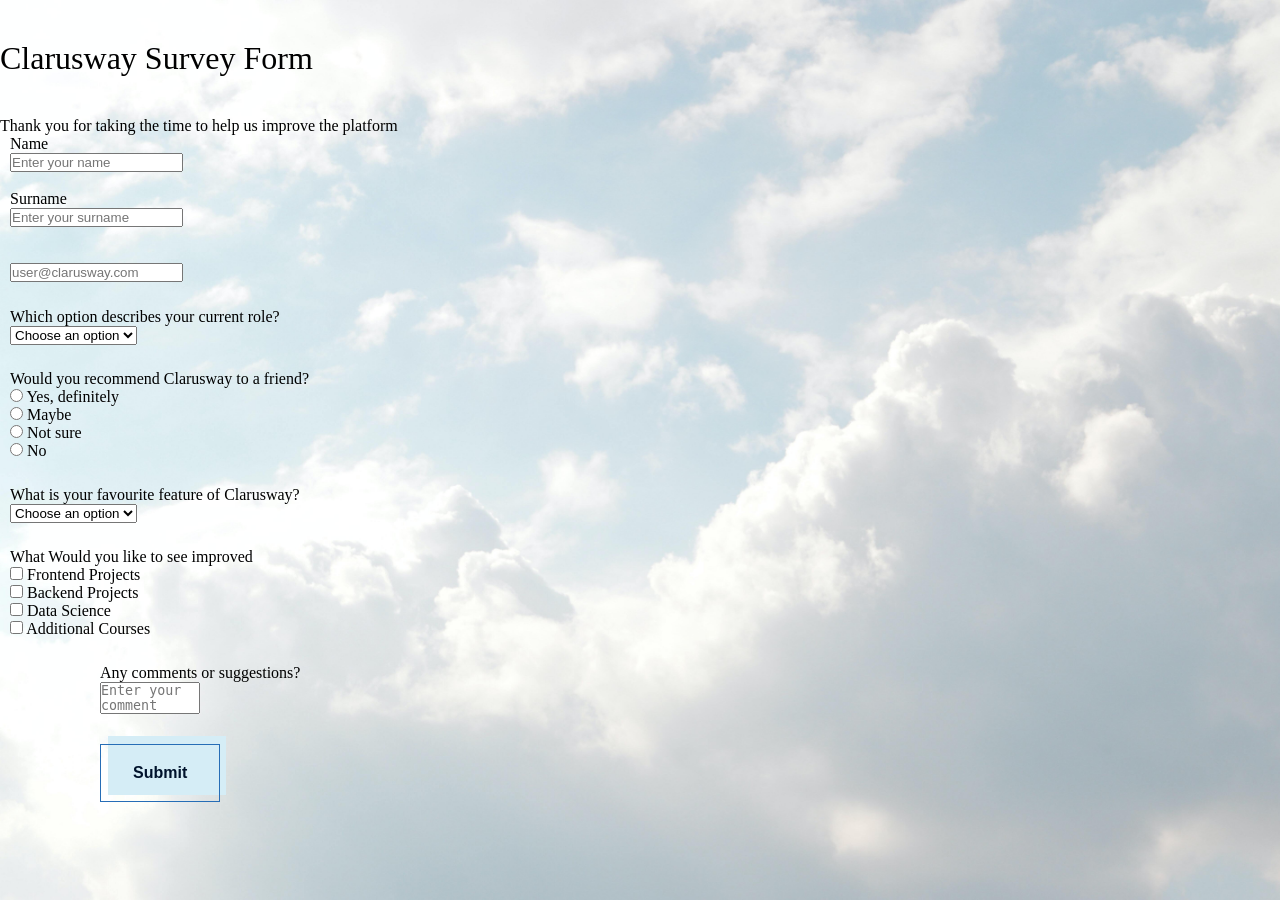
<file: survey-form/index.html>
<!DOCTYPE html>
<html lang="en">
<head>
    <meta charset="UTF-8">
    <meta http-equiv="X-UA-Compatible" content="IE=edge">
    <meta name="viewport" content="width=device-width, initial-scale=1.0">
    <link rel="stylesheet" href="style.css">
    <title>Survey-Form</title>
</head>
<body>
        <header>
            <h1>Clarusway Survey Form</h1>
            <p>Thank you for taking the time to help us improve the platform</p>            
        </header>

        <section class="first">
            <label for="name">Name</label> <br>
            <input type="text" id="name" placeholder="Enter your name" required> <br><br>
            <label for="surname">Surname</label> <br>
            <input type="text" id="surname" placeholder="Enter your surname" required> <br> <br>
            <label for="mail"></label> <br> 
            <input type="email" id="mail" placeholder="user@clarusway.com" required>
        </section>

        <section class="second">
            <label for="role">Which option describes your current role?</label> <br>
            <select name="role_clarusway" id="role">
                <option value="" selected hidden>Choose an option</option>
                <option>Beginner</option>
                <option>Junior</option>
                <option>Mid</option>
                <option>Senior</option>
            </select>
        </section>

        <section class="third">
            <p>Would you recommend Clarusway to a friend?</p>
            <input type="radio" id="html" name="first" value="HTML">
            <label for="html">Yes, definitely</label><br>
            <input type="radio" id="css" name="second" value="CSS">
            <label for="css">Maybe</label><br>
            <input type="radio" id="javascript" name="third" value="JavaScript">
            <label for="javascript">Not sure</label><br>
            <input type="radio" id="javascript" name="fourth" value="JavaScript">
            <label for="javascript">No</label>
        </section>

        <section class="fourth">
            <label for="favourite">What is your favourite feature of Clarusway?</label><br>
            <select name="" id="favourite"> 
                <option value="" selected  hidden>Choose an option</option>
                <option value="">Teamworks</option>
                <option value="">Pre-classes</option>
                <option value="">Communitiy</option>
                <option value="">CMS</option>
            </select>
        </section>

        <section class="fifth">
            <p>What Would you like to see improved </p>
            <input type="checkbox" id="html" name="fav_language" value="HTML">
            <label for="html">Frontend Projects</label><br>
            <input type="checkbox" id="css" name="fav_language" value="CSS">
            <label for="css">Backend Projects</label><br>
            <input type="checkbox" id="javascript" name="fav_language" value="JavaScript">
            <label for="javascript">Data Science</label><br>
            <input type="checkbox" id="javascript" name="fav_language" value="JavaScript">
            <label for="javascript">Additional Courses</label>
        </section>

        <section class="last">
            <p>Any comments or suggestions?</p>
            <textarea rows="2" placeholder="Enter your comment here..."></textarea>
        </section>
    
        <section class="last">
            <button class="button-51" role="button">Submit</button>
          </section>
        
</body>
</html>
</file>
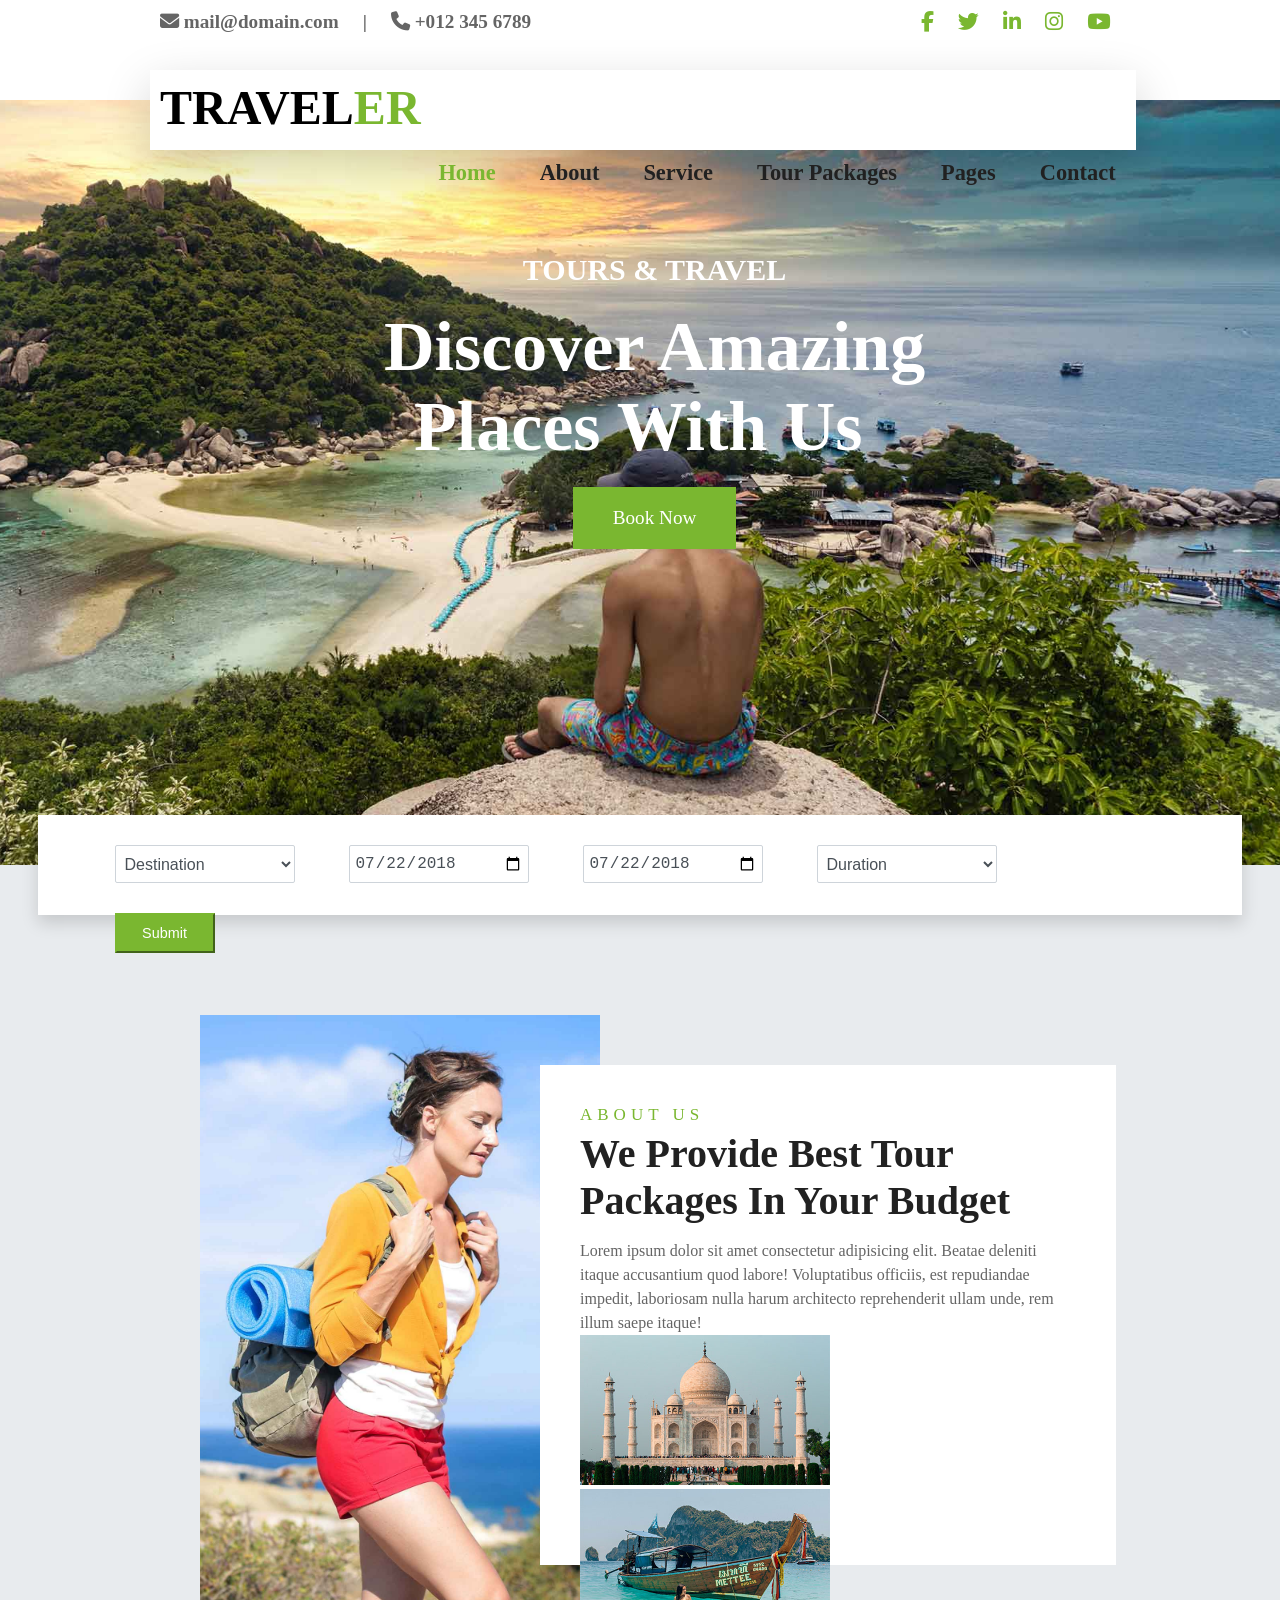
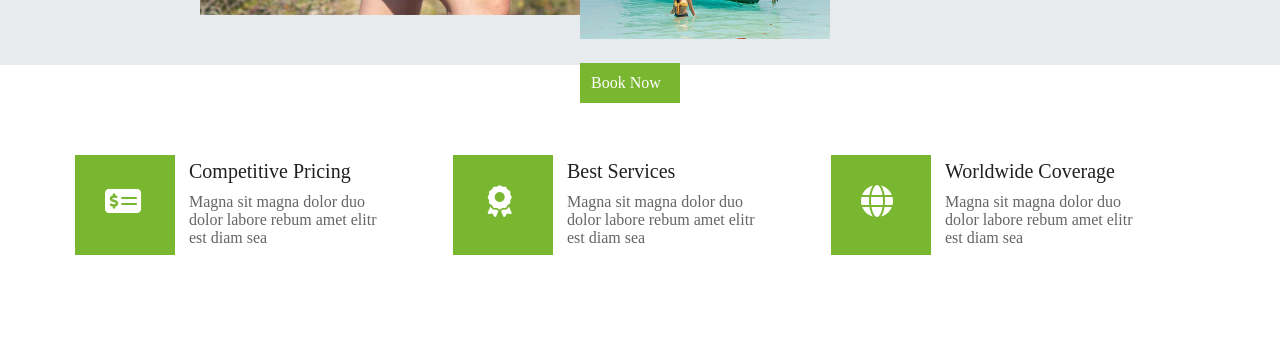
<file: Traveler/index.html>
<!DOCTYPE html>
<html lang="en">
<head>
    <meta charset="UTF-8">
    <meta http-equiv="X-UA-Compatible" content="IE=edge">
    <meta name="viewport" content="width=device-width, initial-scale=1.0">
    <link rel="stylesheet" href="https://cdnjs.cloudflare.com/ajax/libs/font-awesome/6.1.2/css/all.min.css" integrity="sha512-1sCRPdkRXhBV2PBLUdRb4tMg1w2YPf37qatUFeS7zlBy7jJI8Lf4VHwWfZZfpXtYSLy85pkm9GaYVYMfw5BC1A==" crossorigin="anonymous" referrerpolicy="no-referrer" />
    <link rel="stylesheet" href="style.css">
    <title>Traveler</title>
</head>
<body>
        <header>
            <div class="mail">
                <p><i class="fa-solid fa-envelope"></i> mail@domain.com</p>
                <p>|</p>
                <p><i class="fa-solid fa-phone"></i> +012 345 6789</p>
            </div>
            <div class="icons">
                <a href="#"><i class="fa-brands fa-facebook-f"></i></a>
                <a href="#"><i class="fa-brands fa-twitter"></i></a>
                <a href="#"><i class="fa-brands fa-linkedin-in"></i></a>
                <a href="#"><i class="fa-brands fa-instagram"></i></a>
                <a href="#"><i class="fa-brands fa-youtube"></i></a>
            </div>
        </header>

        <div class="content">
            <nav>
                <h1><span>TRAVEL</span>ER</h1>
                <div class="navlinks">
                    <ul>
                        <li><a id="home" href="#">Home</a></li>
                        <li><a href="#">About</a></li>
                        <li><a href="#">Service</a></li>
                        <li><a href="#">Tour Packages</a></li>
                        <li><a href="#">Pages</a></li>
                        <li><a href="#">Contact</a></li>
                    </ul>
                </div>
            </nav>

            <main>
                <div class="main-content">
                    <h4>TOURS & TRAVEL</h4>
                    <h1>Discover Amazing <br> <span>Places  With Us</span></h1>
                     <a id="book-button" href="#">Book Now</a>
                </div>                
            </main>
        </div>

        <section>
            <div class="sect">
                <div class="sect-in">
                    <form action="#">

                        <div class="select">
                            <select name="destination" id="dest">
                                <option value="value0" selected>Destination</option>
                                <option value="value1">Destination1</option>
                                <option value="value2">Destination2</option>
                                <option value="value3">Destination3</option>
                            </select>
                        </div>

                        <div class="date-1">
                            <input type="date" name="gidis_tarih" id="date" value="2018-07-22" placeholder="Depart Date">
                        </div>

                        <div class="date-2">
                            <input type="date" name="donus_tarih" id="date2" value="2018-07-22" placeholder="Return Date">
                        </div>

                        <div class="select">
                            <select name="duration" id="dur">
                                <option value="value0" selected>Duration</option>
                                <option value="value1">Duration1</option>
                                <option value="value2">Duration2</option>
                                <option value="value3">Duration3</option>
                            </select>
                        </div>

                        <div class="submit-button">
                            <button id="submit" type="submit">Submit</button>
                        </div>
                
                    </form>
                </div>
            </div>
        </section>

        <div class="container">

            <div class="col-1">
                <img src="./imgs/about.jpg" alt="resim-1" >
            </div>

            <div class="col-2">
                <h6>ABOUT US</h6>
                <h1>We Provide Best Tour Packages In Your Budget</h1>
                <p>Lorem ipsum dolor sit amet consectetur adipisicing elit. Beatae deleniti itaque accusantium quod labore! Voluptatibus officiis, est repudiandae impedit, laboriosam nulla harum architecto reprehenderit ullam unde, rem illum saepe itaque!</p>
                <div class="img-1">
                    <img src="./imgs/img-1.jpg" alt="" >
                </div>
                <div class="img-2">
                    <img src="./imgs/img-2.jpg" alt="" >
                </div>
                <a id="book-button1" href="#">Book Now</a>
            </div>

        </div>

        <footer>
            <div class="price">
                <div class="price-left">
                    <i class="fa-solid fa-money-check-dollar"></i>
                </div>
                <div class="price-right">
                    <h5>Competitive Pricing</h5>
                    <p>Magna sit magna dolor duo dolor labore rebum amet elitr est diam sea</p>
                </div>
            </div>
            <div class="service">
                <div class="service-left">
                    <i class="fa-solid fa-award"></i>
                </div>
                <div class="service-right">
                    <h5>Best Services</h5>
                    <p>Magna sit magna dolor duo dolor labore rebum amet elitr est diam sea</p>
                </div>
            </div>
            <div class="cover">
                <div class="cover-left">
                    <i class="fa-solid fa-globe"></i>
                </div>
                <div class="cover-right">
                    <h5>Worldwide Coverage</h5>
                    <p>Magna sit magna dolor duo dolor labore rebum amet elitr est diam sea</p>
                </div>
            </div>
        </footer>
</body>
</html>
</file>
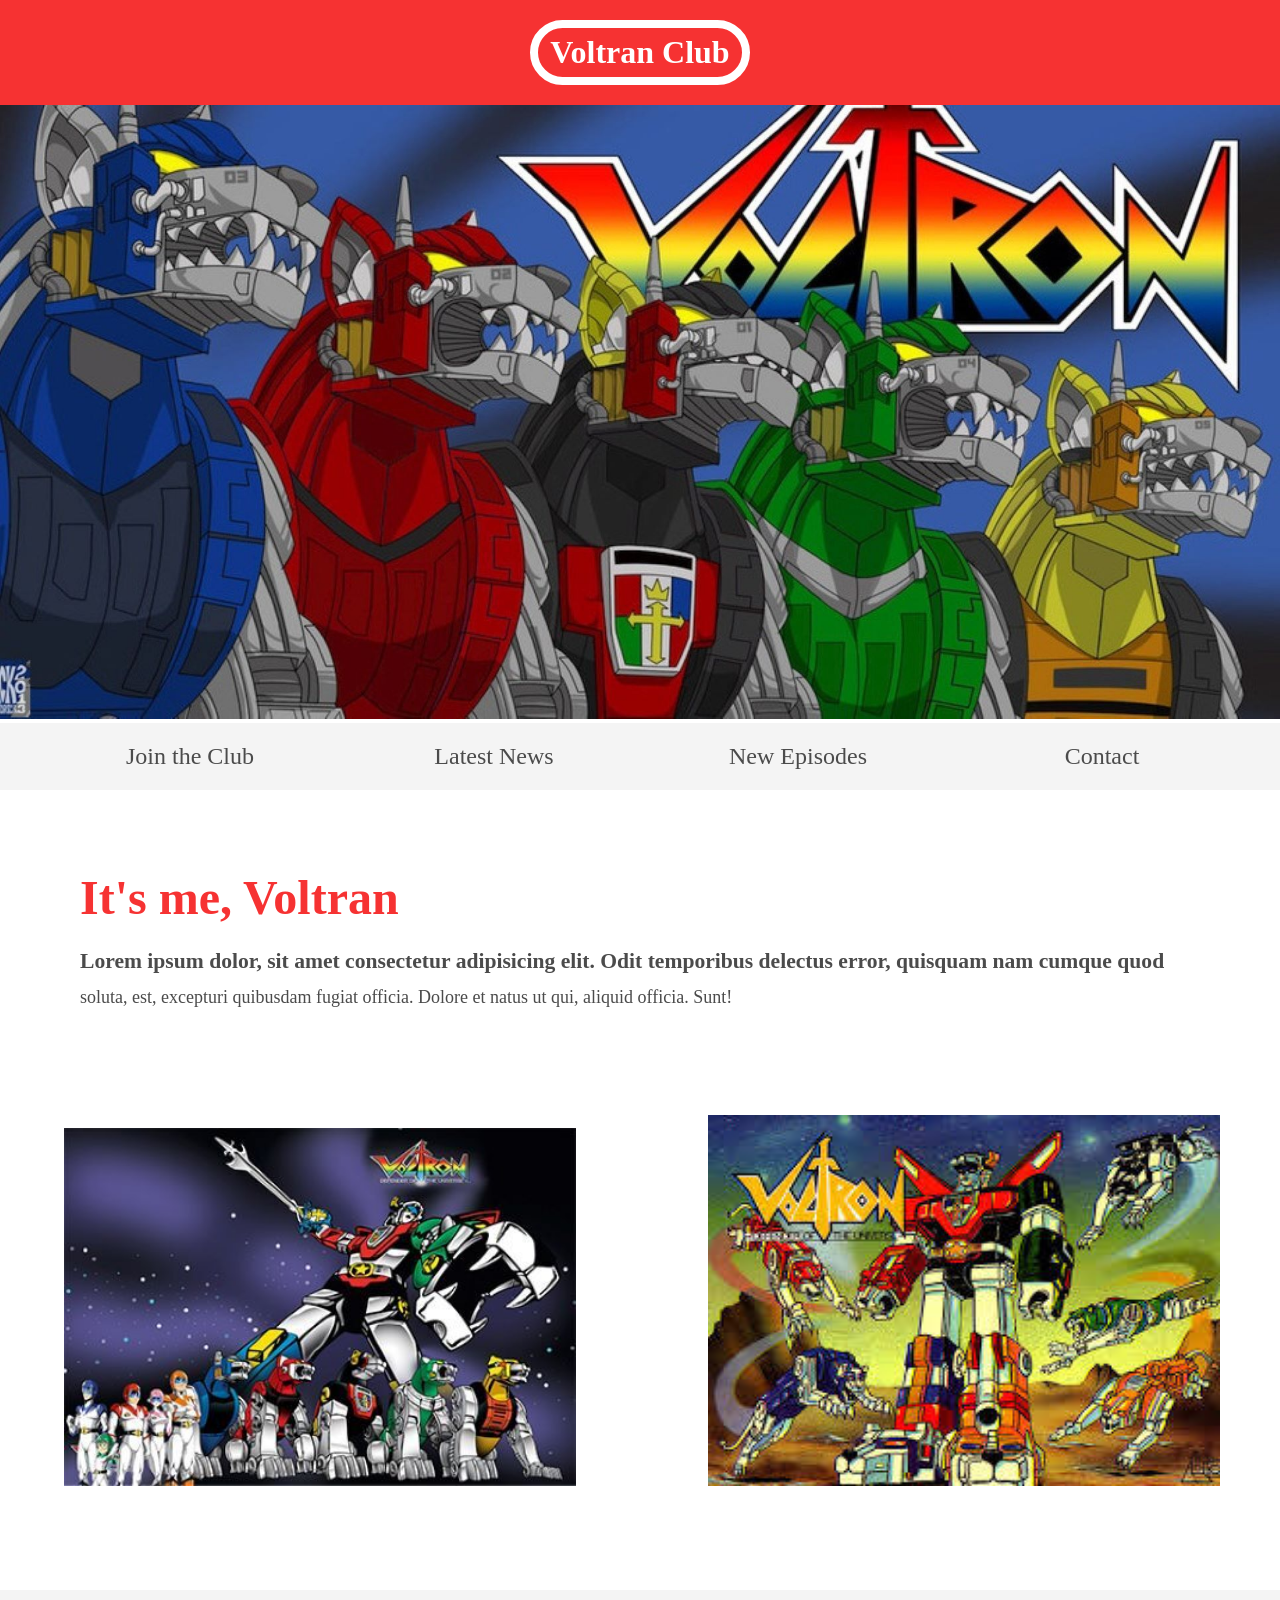
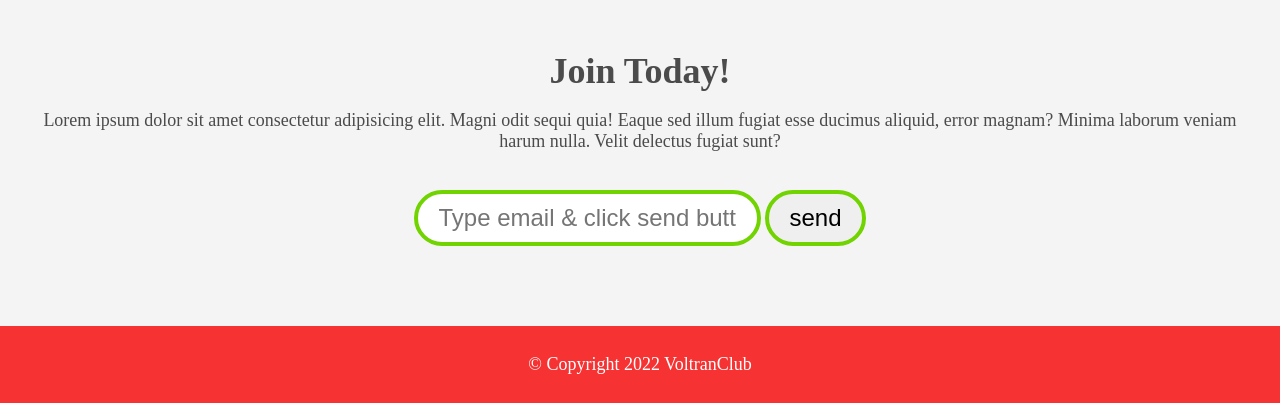
<file: voltranclub/index.html>
<!DOCTYPE html>
<html lang="en">
<head>
    <meta charset="UTF-8">
    <meta http-equiv="X-UA-Compatible" content="IE=edge">
    <meta name="viewport" content="width=device-width, initial-scale=1.0">
    <link rel="stylesheet" href="style.css">
    <title>Voltran</title>
</head>
<body>
    <header>
        <h1>Voltran Club</h1>
    </header>

    <section class="banner">
        <img src="./img/voltran.jpg" alt="">
    </section>

    <nav>
        <ul>
            <li><a href="#">Join the Club</a></li>
            <li><a href="#">Latest News</a></li>
            <li><a href="#">New Episodes</a></li>
            <li><a href="#">Contact</a></li>
        </ul>
    </nav>

    <main>
        <article>
            <h2>It's me, Voltran</h2>
            <p>Lorem ipsum dolor, sit amet consectetur adipisicing elit. Odit temporibus delectus error, quisquam nam cumque quod soluta, est, excepturi quibusdam fugiat officia. Dolore et natus ut qui, aliquid officia. Sunt!</p>
        </article>
    </main>

    <ul class="images">
        <li><img src="./img/voltran2.jpg" alt="voltran_thumbnail"></li>
        <li><img src="./img/voltran3.jpg" alt="voltran_thumbnail"></li>
    </ul>

    <section class="join">
        <h2>Join Today!</h2>
        <p>
            Lorem ipsum dolor sit amet consectetur adipisicing elit. Magni odit sequi quia! Eaque sed illum fugiat esse ducimus aliquid, error magnam? Minima laborum veniam harum nulla. Velit delectus fugiat sunt?
        </p>

        <form action="#" method="get">
            <input type="email" name="email" id="email" placeholder="Type email & click send button">
            <input type="submit" value="send">
        </form>
    </section>

    <footer>
        <p> &#169 Copyright 2022 VoltranClub</p>
    </footer>
</body>
</html>
</file>
<file: clipboard-landing-page-master/style.css>
@import url('https://fonts.googleapis.com/css2?family=Bai+Jamjuree:wght@400;600&display=swap');
* {
    margin: 0;
    padding: 0;
    box-sizing: border-box;
    font-family: 'Bai Jamjuree', sans-serif;
}
body {
    font-size: 18px;
}
header {
    background-image: url(./images/bg-header-desktop.png);
    background-size: cover;
    background-position: center;
    background-repeat: no-repeat;
    /* border: 2px solid red; */
    width: 100%;
}
.header1 {
    text-align: center;
}
header img {
    display: inline-block;
    /* text-align: center; */
    margin-bottom:2rem;
    margin-top: 2rem;
}
header h1,p {
    margin-bottom: 1.5rem;
    padding: 0.5rem;

}
.header2 {
    text-align: center;
}
.btn {
    width: 14%;
    color:white;
    height: 10%;
    border: none;
    padding: 0.7rem 1.1rem;
    border-radius: 50px;
    cursor: pointer;
    
}
.btn1 {
    background-color:hsl(171, 66%, 44%);
    box-shadow: 0  5px hsl(171, 66%, 31%);
    margin-right: 0.7rem;
}
.btn2 {
    background-color:hsl(233, 100%, 69%);
    box-shadow: 0  5px hsl(233, 45%, 48%);
}
.section-1 {
    /* border: 2px solid red; */
    margin-top: 6rem;
}

p {
    color:hsl(201, 11%, 66%); ;
}

.up {
    margin-top: 2rem;
    text-align: center;
}
.up h2, p {
    margin-bottom: 1rem;
}
.bottom {
    margin-top: 3rem;
    display: flex;
}
.bottom-left {
    width: 50%;
    padding: 1rem;
}
.bottom-left img {
    width: 100%;
}
.bottom-right {
    width: 50%;
    padding: 1.5rem;
    margin-top: 6%;
    margin-left: 2.5rem;
    
}
.bottom-right h3 {
    text-indent: 0.4rem;
}
.section-2 {
    /* border: 2px solid red; */
    margin-top: 6rem;
}
.section-2-up {
    text-align: center;
    margin-bottom: 2rem;
}
.section-2-up h2 {
    margin-bottom: 1rem;
}
.section-2-bottom {
    text-align: center;
    margin-top: 5rem;
}
.section-3 {
    /* border: 2px solid red; */
    margin-top: 6rem;
}
.article-1 {
    text-align: center;
    padding: 1rem;
}
.article-1 h2,p {
    margin-bottom: 1rem;
}
.article-2 {
    display: flex;
    padding: 4rem;
    margin:1rem 7rem;

}
.art {
    /* padding: 2rem; */
    justify-content: space-around;
    /* margin: 1rem; */
    text-align: center;
}
.art img, h3, p {
    margin-bottom: 1rem;
}
.section-4 {
    display: flex;
    padding: 6rem;
}
.section-4 .img {
   margin-left: 5rem;
}
.section-5 {
    /* border: 2px solid red; */
    margin-top: 6rem;
}
.section-5-up {
    margin-top: 2rem;
    text-align: center;
}
.section-5-up h2, p {
    margin-bottom: 1rem;
}
.section-5-bottom {
    text-align: center;
}
.btn {
    width: 14%;
    color:white;
    height: 10%;
    border: none;
    padding: 0.7rem 1.1rem;
    border-radius: 50px;
    cursor: pointer;
    
}
.btn1 {
    background-color:hsl(171, 66%, 44%);
    box-shadow: 0  5px hsl(171, 66%, 31%);
    margin-right: 0.7rem;
}
.btn2 {
    background-color:hsl(233, 100%, 69%);
    box-shadow: 0  5px hsl(233, 45%, 48%);
}
.footer {
    background-color: rgba(234, 236, 238, 0.685);
    display: flex;
    justify-content: space-around;
    align-items: center;
    margin-top: 8rem;
}
.foot-left  {
    /* border: 2px solid red; */
    width: 5%;
}
.foot-left  img{
    /* border: 2px solid red; */
    width: 75%;
}
.foot-middle {
    display: flex;
}

.foot-middle  ul{
    /* border: 2px solid red; */
    display: flex;
    flex-wrap: wrap;
    list-style-type: none;
    padding: 1rem;
    width:65%;
    margin-left: 6rem;
   
}
.foot-middle  ul li {
    padding: 1.5rem;
    
}
.foot-middle  ul a {
    text-decoration: none;
    color:hsl(210, 10%, 33%);
    transition: all ease-in-out 500ms;
}
.foot-middle  ul a:hover {
    color:rgb(55, 192, 55); 
}
.foot-right {
    padding: 3rem;
}
.foot-right .icon {
    margin: 1rem;
    /* padding: 2rem; */
}
</file>
<file: fireblog/style.css>
*{
    box-sizing: border-box;
    margin: 0;
    padding: 0;
}
body{
    font-family: "Opan Sans";
    
}


/*NAVTOP*/
nav.nav-top{
    background-image: linear-gradient(to right, rgb(180, 178, 178), rgb(206, 7, 206));
    height: 15vh;
}

nav.nav-top img{
    width: 50px;
}

.nav-top .sign-in{
    float:right;
    margin:2.5rem 4rem;
    color:white;
    font-weight: 700;
}

.nav-top .sign-in a{
    color:white;
    text-decoration: none;
    font-family: "Open Sans", sans-serif;
}

.nav-top .sign-in a:hover{
    color:black;
}

.clearfix{
    clear: both;
}

.img{
    display: inline-block;
    border:2px solid red;
    outline: 3px solid red;
    outline-offset: 5px;
    margin:10px;    
}

/*NAVMAIN*/

.nav-main{
    padding:2rem;
    text-align: center;
    background-color: #FFAA53;
    position: sticky;
    top:0;
}

.nav-main a{
    text-decoration: none;
    font-size: 1.1rem;
    margin: 1.5rem;
    color:black;
    font-weight: 700;
    font-family: DynaPuff, cursive;
}

.nav-main a:hover{
    color: white;
}

/*MAIN and after*/
main{
    margin:2rem 2rem;
    font-family: "Open Sans", sans-serif;
    font-weight: 600;
}

.icon{
    width: 2.5rem;
    height: 2.5rem;
    background-color: red;
    border-radius: 50%;
    padding:3px;
    position: sticky;
    bottom:1rem;
    left:80rem;
    display: flex;
    justify-content: center;
    align-items: center;
}

.icon .fa-slack{
    font-size: 2rem;
    color:white;
    font-weight: 600;
    border-radius: 50%;
}

.icon .fa-slack:hover{
    color:black;
}
</file>
<file: form-example/style.css>
.container h1{
    text-align: center;
}
.inp{
    margin:5px 0px;
}
.inp .lbl{
    display: inline-block;
    width:150px;
}


#secureId, #ad, #sAd, #age, #email, #foto{
    margin-left: 10px;
}

.radio{
    display: inline-block;
}

#inDate, #rd, #langs{
    margin-left: 100px;
}

#langs{
    width:100px;
}

#comment{
    width:400px;
    height: 150px;
}
</file>
<file: form-study/form.css>
@import url('https://fonts.googleapis.com/css2?family=Pacifico&display=swap');

*{
    margin:0;
    padding: 0;
}

body{
    background-image: url("https://cdn.wallpapersafari.com/39/0/fs3r1W.jpg");
    background-repeat: no-repeat;
    background-size: cover;

}

form{
    margin:5vh;
    font-size: 1.3rem;
    font-family: 'Pacifico', cursive;
    display: flex;
    flex-direction: column;
    align-items: center;
}
</file>
<file: HTML-CSS-Summary/style.css>
*{
    margin:0;
    padding: 0;
    box-sizing: border-box;
}
body{
    margin:40px;
    font-size: 15px;
    font-family: Arial, Helvetica, sans-serif;
}
.container{
    width:80%;
    background-color: rgb(238, 198, 238);
    margin:auto;
    border-radius: 10px;
}

.header{
    /* border: 1px solid red; */
    text-align: center;
}

#title{
    font-size: 50px;
    color:purple;
    font-weight: bold;
    padding:10px;
    margin:30px 0px;
}

.header .img{
    width:200px;
}

.content{
    background-color: rgb(162, 105, 216);
    color:white;
    padding: 30px;
    border-radius: 20px;
    margin:75px;
}

.indent{
    color:yellow;
    border-left: 3px solid yellow;
    padding-left:15px;
}

.content span{
    background-color: rgb(109, 109, 12);
    border-radius: 3px;
    color:black;
}

.footer{
    text-align: center;
    margin-top: 20px;
    padding:30px 0px;
}

.footer #button{
    background-color:rgb(214, 214, 78);
    width: 10%;
    padding: 10px;
    border-radius: 10px;
    margin: auto;   
}
</file>
<file: HTML-website/index.css>
body{
    background-color: black;
    color: white;
}

.container{
    /* border: 2px solid red; */
    width: 80%;
    margin: auto;
    background-color: rgb(48,46,48, 0.815);
    border-radius: 20px;
}

.heading{
    font-family: 'Lobster', cursive;
}

#title{
    font-size: 80px;
    text-align: center;
}

#span1{
    color: red;
}

#img-div{
    /* border: 2px solid red; */
    text-align: center;
}

#image{
    width: 400px;
    border-radius: 20px;
    box-shadow: 5px 5px 5px red;
}

#info{
    /* border: 1px solid red; */
    width:80%;
    margin: 20px auto;
    text-align: justify; /*iki yana yaslar yazıyı*/
    font-size: 1.5rem;
}

#marvel{
    /* border: 1px solid red; */
    color: red;
    width: 80%;
    margin: 20px auto;
    /* margin-left: 10%; */
}

ul{
    width: 80%;
    margin: auto;
}
li{
    font-size: 1.5rem;
    line-height: 3rem;
}

 #footer{
    /* border: 1px solid red; */
    margin: 2rem;
    padding: 2rem;
    text-align: center;
    font-size: 2rem;
 }
 
 #link{
    text-decoration: none;
    color: white;
    border:2px solid darkgoldenrod;
    padding: 1rem;
    border-radius: 10px;
    background-color: black;
 }

 #link:hover{
    background-color: gray;
    color:black;
 }
</file>
<file: Rubic/style.css>
* {
    margin: 0;
    padding: 0;
    box-sizing: border-box;
    font-family: Lato,sans-serif
}
.header-main {
    background: linear-gradient(rgba(0,0,0,.8),rgba(0,0,0,.8)),#efefef url("https://www.travelandleisure.com/thmb/JWO4CNVDNSR-aLDBT93jVlHV1DQ=/1800x1200/filters:fill(auto,1)/new-york-city-evening-NYCTG0221-52492d6ccab44f328a1c89f41ac02aea.jpg");
    background-size: cover;
    background-position: center center;
    background-attachment: fixed;
    height: 600px;

}
header {
    min-height: 90px;
    background-color: rgba(52,58,64,.2);
}
header h2 {
    color: #f8f9fa!important;
    font-size: 30px;
    display: inline-block;
    float: left;
    margin:30px 0px 10px 300px;
    cursor: pointer;
}
header h2 span {
    color: #ff9a44!important;
}
.links {
    display: inline-block;
    margin: 40px 30px 10px 600px;
}
.links a {
    text-decoration: none;
    color: #dee2e6;
    margin: 20px;
    padding: 5px;
}
.links a:hover {
    opacity: .5;
}
#link {
    background-color: #ff9a44;
    border-color: #ff9a44;
    color: black;
    padding: 5px 15px;
    border-radius: 5px;
}
#link:hover {
    background-color: #f77d13;
    color: white;
}
.left {
    /* border: 2px solid red ; */
    display: inline-block;
    float: left;
    height: 300px;
    margin-top: 100px;
    
    
    
}
.left h1 {
    color: #ff9b4463!important;
    font-size: 45px;
    font-weight: 700;
    text-align: center;
    margin-right: 300px;
    /* border: 2px solid red; */
    margin-left: 146px;
    
    

}
.left h1 span {
    color: white;
    font-size: 45px;
    
}
.left h3 {
    color:  white;
    font-size: 30px;
    font-weight: 700;
    margin-top: 15px;
    margin-left: 300px;
    /* border: 2px solid red; */
}
.middle {
    width: 60px;
    height: 4px;
    background-color:white;
    margin-top: 15px;
    margin-left: 300px;
}
.left p {
    font-size: calc(13px + (16 - 13) * ((100vw - 320px)/ (1200 - 320)));
    opacity: .8;
    color: #fff;
    margin-left: 300px;
    margin-top: 35px;
    margin-bottom: 35px;
}
.left a {
    border: 1px solid white;
    padding: 10px 20px;
    color: white;
    text-decoration: none;
    margin-left: 300px;
}
.left a:hover {
    background-color:rgb(180, 178, 178);
    color: black;
    
}
.right {
    /* border: 2px solid blue; */
    display: inline-block;
    width: 350px;
    height: 300px;
    text-align: center;
    margin-left: 250px;
    background-color:#f8f9fa;
    margin-top: 100px;
    /* padding: 20px; */
    
    
}
.r1 {
    text-align: center;
    color: #444;
    font-size: 20px;
    font-weight: 400;
    padding: 15px 20px;
}
.r1 span {
    color:  #ff9a44;

}
.r2 input {
    height: 40px;
    width: 300px;
    margin:0px 20px;
}
.r3  {
    background-color: #ff9a44;
    padding: 20px ;
    cursor: pointer;
}
.r3 input {
    background-color: #ff9a44;
    font-size: 18px;
    border: none;
    cursor: pointer;
}
.r3:hover {
   background-color: #f77d13; 
}
.r3 input:hover {
    background-color: #f77d13; 
}
nav {
    background-color: #fff;
    /* border: 2px solid red; */
    height: 150px;
}
.navleft {
    display: inline-block;
    float: left;
    /* border: 2px solid blue; */
    width: 600px;
    margin: 20px 0 5px 280px;
}
.navleft h4 {
    font-size: 17px;
    padding-bottom: 5px;
    
}
.navleft p {
    font-weight: 300;
    line-height: 1.3;
    color: #2125298e;
    
}
.navright {
    display: inline-block;
    /* border: 2px solid rgb(43, 255, 0); */
    margin-top: 20px;
    margin-left: 20px;
}
.navright ul li {
    display: inline-block;
    padding: 15px;
    margin-left: 50px;

}
.navright ul li a {
    font-size: 30px;
    font-weight: 900;
    color: gray;
}
.navright ul li a i:hover {
    color: #f77d13; 
}
.bottom {
    background-color: #eaf0fc;
    height: 450px;
    display: flex;
    justify-content: space-around;
    align-items: center;
}
.bl {
    margin-left: 220px;
}

#h5 {
    
    font-size: 1.2rem;
    font-weight: lighter;
    background-color: #f77d13;
    width: 100px;
    height: 100px;
    margin-bottom: 7px;
    border-radius: 5px;
    text-align: center;
    cursor: pointer;
    list-style-type: none;
    transition: all .2s;
    box-shadow: 0 2px 5px 0 rgba(206,212,218,.6)!important;
    display: flex;
    align-items: center;
    justify-content: center;

}

#h51 {
    font-size: 1.2rem;
    font-weight: lighter;
    background-color: #cecdcd;
    width: 100px;
    height: 100px;
    margin-bottom: 7px;
    border-radius: 5px;
    text-align: center;
    cursor: pointer;
    list-style-type: none;
    display: flex;
    align-items: center;
    justify-content: center;
    
}
#h52 {
    font-size: 1.2rem;
    font-weight: lighter;
    background-color: #cecdcd;
    width: 100px;
    height: 100px;
    margin-bottom: 7px;
    border-radius: 5px;
    text-align: center;
    cursor: pointer;
    list-style-type: none;
    display: flex;
    align-items: center;
    justify-content: center;
    
}
#h51:hover {
    transition: all .2s;
    box-shadow: 0 2px 5px 0 rgba(118, 124, 131, 0.6)!important;
}
#h52:hover {
    transition: all .2s;
    box-shadow: 0 2px 5px 0 rgba(118, 124, 131, 0.6)!important;
}


.bm {
    width: 800px;
}
.bm h4 {
    font-size:1.5rem;
    padding: 5px;
    font-weight: 100;
}
.bm p {
    font-weight: 300;
    line-height: 1.3;
    color: #2125298e;
    margin: 5px;
    padding: 10px 5px;
    font-size: 1.12rem;
    margin-bottom: 30px;
}
#download2 {
        background-color: #ff9a44;
        border-color: #ff9a44;
        color: black;
        padding: 8px 15px;
        border-radius: 5px;
        
        margin-left: 9px;
    }
    #download2:hover {
        background-color: #f77d13;
    }
.br {
    margin-right: 220px;
}
.br img {
    width: 350px;
    height: 550px;
}
</file>
<file: spotify/style.css>
*{
    margin: 0;
    padding: 0;
    box-sizing: border-box;
    font-family: Helvetica,Arial,sans-serif;
}

header{
    background-color: black;
    width: 100vw;
    height: 100px;
    padding: 1px;
}

.logo{
    margin:25px 0px 50px 40px;
}
.logo img{
    width:150px;  
}

.logo, .links1 , .links2{
    display: inline-block;
    float: left;
    /* border:1px solid red; */
}

.links1 , .links2{
    margin-top: 40px;
}

.links1 {
    margin-left: 500px;
    border-right: 1px solid white;
}

.links1 a{
    color:white;
    text-decoration: none;
    padding: 10px;
    margin:10px;
    font-weight: bolder;
}

.links1 a:hover{
    color: #1ed760;
}

.links2 a{
    color:#d9dadc;
    text-decoration: none;
    padding: 10px;
    margin:10px; 
    font-weight: bolder;
}

.links2 a:hover{
    color: #1ed760;
}

main{
    background-image: url("https://www-growth.scdn.co/static/home/bursts-tablet.svg");
    background-color: rgb(41, 65, 171);
    height: 500px;
}

.content{
    width:650px;
    margin:auto;
    text-align: center;
    /* border:1px solid red; */
    padding-top: 150px;
}

.content h1{
    font-size: 80px;
    color: #1ed760;
}

.content p{
    margin-top:20px;
    color: #1ed760;
    font-size: 1.2rem;
}

.freelink{
    padding-top: 20px;
}

.freelink a{
    font-weight: 800;
    text-transform: uppercase;
    text-decoration: none;
    background-color: #1ed760;
    padding: 10px; 
    border-radius: 15px;  
    color:rgb(41, 65, 171);
    outline: 2px solid white;
}

.freelink a:hover{
    font-size: 1.15rem;
    outline:1px solid white;
    outline-offset: -10px;
}

footer{
    background-color: black;
    color:gray;
    padding: 5px;
   }

aside img{
    width:150px;
}


.left , .foot , .right{
    display: inline-block;
    float:left;
    /* border:1px solid red; */
}

.left img{
    margin-left: 50px;
}
.left{
    margin-top: 80px;
}


.foot{
    margin-left: 100px;
    padding-top:70px;
}

.right{
    margin-left:100px;
    padding: 3px;
    margin-top: 80px;
}


.right ul li{
    display: inline-block;
    list-style-type: none;
    padding: 10px;
}

.right ul li a{
    color:white;
    font-size: 30px;
    padding: 5px;
    background-color: gray;
    border-radius: 50%;
}

.right ul li a:hover{
    color:#1ed760;
}

.col-1 , .col-2 , .col-3{
    display: inline-block;
    float: left;    
    margin:20px 50px;
}

h4{
    margin-bottom: 20px;
}


.col-1 ul li{
    list-style-type: none;
    margin:10px 0px;
    padding: 3px;
}

.col-1 ul li a{
    text-decoration: none;
    color: white;
}

.col-1 ul li a:hover{
    text-decoration: underline;
    color: #1ed760;
}

.col-2 ul li{
    list-style-type: none;
    margin:10px 0px;
    padding: 3px;
}

.col-2 ul li a{
    text-decoration: none;
    color: white;
}

.col-2 ul li a:hover{
    text-decoration: underline;
    color: #1ed760;
}

.col-3 ul li{
    list-style-type: none;
    margin:10px 0px;
    padding: 3px;
}

.col-3 ul li a{
    text-decoration: none;
    color: white;
}
.col-3 ul li a:hover{
    text-decoration: underline;
    color: #1ed760;
}

.bottom{
    margin-top:50px;
}

.bleft , .bright{
    display: inline-block;
}

.bleft{
    margin: 0px 0px 75px 75px;
}

.bleft a{
    text-decoration: none;
    color: grey;
    padding-left: 10px;
    margin-left: 15px;
    font-size: 0.7rem;
}

.bleft a:hover{
    color: #1ed760;
}

.bright{
    margin-left: 550px;
}

.bright a{
 color: grey;;
 text-decoration: none;
 font-size: 0.8rem;
}

.bright span{
    font-size: 0.8rem;
}
</file>
<file: survey-form/style.css>
* {
    margin: 0;
    padding: 0;
    box-sizing: border-box;
}


body {
    background-image: url(./background.jpg);
    background-size: cover;
    background-repeat: no-repeat;
    background-attachment: fixed;
}

h1 {
    font-weight: 400;
    transition: 2s linear;
    margin: 40px 50px 40px 0px ;

}

h1:hover {
    transform: rotate(720deg);
}

section {
    margin-bottom: 2%;
    width: 300px;
    margin-left: 10px;
}

form {
    display: flex;
    flex-direction: column;
    align-items: center;
}

.last {
    margin-left: 100px;
}

textarea{
    resize: none;
    width:100px;
}



/* CSS */
.button-51 {
  background-color: transparent;
  border: 1px solid #266DB6;
  box-sizing: border-box;
  color: #00132C;
  font-family: "Avenir Next LT W01 Bold",sans-serif;
  font-size: 16px;
  font-weight: 700;
  line-height: 24px;
  padding: 16px 23px;
  position: relative;
  text-decoration: none;

}

.button-51:hover,
.button-51:active {
  outline: 0;
}

.button-51:hover {
    background-color: transparent;
    cursor: pointer;
  }

.button-51:before {
  background-color: #D5EDF6;
  content: "";
  height: calc(100% + 3px);
  position: absolute;
  right: -7px;
  top: -9px;
  transition: background-color 300ms ease-in;
  width: 100%;
  z-index: -1;
}

.button-51:hover:before {
    background-color: #6DCFF6;
  }

@media (min-width: 768px) {
  .button-51 {
    padding: 16px 32px;
  }
}
</file>
<file: Traveler/style.css>
*{
    margin:0;
    padding: 0;
    box-sizing: border-box;
}

header{
    /* border:1px solid red; */
    height:100px;

}

.mail{
    /* border: 1px solid green; */
    display: inline-block;
    margin-left: 150px;
}

.mail p{
    display: inline-block;
    padding: 10px;
    color:#656565;
    font-size: 1.2rem;
    font-weight: 900;
    line-height: 1.5rem;
}

.icons{
    /* border: 1px solid blue; */
    display: inline-block;
    float: right;
    padding:10px;
    margin-right: 150px;
}

.icons a{
    padding: 10px;
    color:#7AB730;
    font-size: 1.3rem;
}

.icons a:hover{
    color:green;
}

nav{
    width:77%;
    margin: auto;
    /* border:1px solid orange; */
    box-shadow: 0 1rem 3rem rgba(0,0,0,.175);
    height: 80px;

    position: absolute;
    top:70px;
    left:150px;
    z-index: 2;
    background-color: white;
    
}

nav h1{
    display: inline-block;
    font-size:3rem;
    color: #7AB730;
    margin-top:10px;
    margin-left: 10px;
}

nav h1 span{
    color: black;
}

.navlinks{
    display: inline-block;
    float: right;
    vertical-align: center;
    margin-top: 20px;
}

.navlinks ul li{
    list-style-type: none;
    display: inline-block;
    margin:0px 10px;
    padding: 5px;
}

.navlinks a{
    text-decoration: none;
    padding: 20px 5px;
    color: #212121;
    font-weight: 900;
    font-size: 1.4rem;
    outline: 0;
    
}

.navlinks a:hover{
    color:#7AB730;
}  

#home{
    color: #7AB730;
}

main{
    background-image: url(./imgs/carousel.jpg);
    background-position: center;
    background-size: cover; 
    height: 85vh; 
    color:white;
    position: relative;
}

.main-content{
    position: absolute;
    top:20%;
    left:30%;
}

.main-content h4{
    font-size: 30px;
    font-weight: 700;
    text-align: center;
    margin-bottom: 20px;
}

.main-content h1{
    font-size: 70px;
    font-weight: 700;
}

.main-content h1 span{
    display: inline-block;
    margin-left: 30px;
}

.main-content a{
    display: block;
    text-align: center;
    color:white;
    background: #7AB730;
    width:30%;
    text-decoration: none;
    margin:20px auto;
    padding: 20px;
    font-size: 1.2rem;
}

#book-button:hover{
    background-color: #527a20;
}

section{
    /* border:2px solid red; */
    position: relative;
    bottom:50px;
    z-index: 2;
}

.sect{
    width:94%;
    margin: auto;
    background-color: white;
    box-shadow: 0 .5rem 1rem rgba(0,0,0,.15)!important;
    /* border:2px solid blue; */
}

.sect-in{
    width:94%;
    margin: auto;
    height: 100px;    
    /* border:2px solid black; */
}

.select , .date-1 , .date-2 , .submit-button{
    display: inline-block;
    margin-top:30px;
    margin-left:30px;
    width:200px;
    padding:0 10px;
}

#dest , #date , #date2 , #dur {
    width: 100%;
    height: calc(1.5em + 0.75rem + 2px);
    padding: 0.375rem 1.75rem 0.375rem 0.75rem;
    font-size: 1rem;
    font-weight: 400;
    color: #495057;
    vertical-align: middle;
    background: #fff;
    border: 1px solid #CED4DA;
    border-radius:2px;
    padding: 5px;
}

#submit{
    text-align: center;
    color:white;
    background: #7AB730;
    font-size: 0.9rem;
    padding: 10px;
    width:100px;
    border-color:#7AB730;     
}

.container{
    /* border:2px solid red; */
    display: flex;
    background-color: #e8ebee;
    margin-top: -100px;
    height: 800px;
    
}


.col-1{
    margin-left:200px;
    margin-top: 150px;
}

.col-2{
    width:45%;
    height: 500px;
    padding: 40px;
    position: relative;
    top:50px;
    right:60px;
   background-color: white;
   margin-top: 150px;
}

.col-1 img{
    width: 400px;
    height:600px;
}

.col-2 img{
    width: 250px;
}

.col-2 .img-1{
    display: inline-block;
   
}

.col-2 .img-2{
    display: inline-block;
    
}
.col-2 a{
    display: block;
}

.col-2 h6{
    font-size: 17px;
    font-weight: 500;
    color: #7AB730!important;
    margin-bottom:5px;
    letter-spacing: 5px;
}

.col-2 h1{
    font-size: 2.5rem;
    font-weight: 700;
    color:#212121;
    margin-bottom:15px;
}

.col-2 p{
    font-size: 1rem;
    font-weight: 400;
    line-height: 1.5;
    color: #656565;
    text-align: left;
}

.col-2 a{
    margin-top:20px;
    width: 100px;
    text-decoration: none;
    color: #fff;
    background-color: #7AB730;
    border-color: #7AB730;
    font-size: 1rem;
    font-weight: 500;
    border:1px solid transparent;
    padding: 10px;
}

.col-2 a:hover{
    background-color: #527a20;
}

footer{
    padding:50px;
}

.price , .service , .cover{
    display: inline-block;
    width:30%;
    padding:5px;
    margin:10px;
}

.price-left , .price-right{
    display: inline-block;
}

.price-left{
    background-color: #7AB730;
    width: 100px;
    height: 100px;
    padding:30px;
    position: relative;
    bottom:30px;
    left:10px;
}

.price-right{
    width:60%;
    margin: 30px 0px 0px 20px;
}

.price-left i{
    font-size: 2rem;
    color: white;
}

.price-right h5{
    font-size: 1.25rem;
    font-weight: 500;
    color:#212121;
    margin-bottom: 10px;    
}

.price-right p{
    font-size: 1rem;
    font-weight: 400;
    color:#656565;   
}

/*----------*/

.service-left , .service-right{
    display: inline-block;
}

.service-left{
    background-color: #7AB730;
    width: 100px;
    height: 100px;
    padding:30px;
    position: relative;
    bottom:30px;
    left:10px;
}

.service-right{
    width:60%;
    margin: 30px 0px 0px 20px;
}

.service-left i{
    font-size: 2rem;
    color: white;
    margin-left:5px;
}

.service-right h5{
    font-size: 1.25rem;
    font-weight: 500;
    color:#212121;
    margin-bottom: 10px;    
}

.service-right p{
    font-size: 1rem;
    font-weight: 400;
    color:#656565;   
}

/*----------*/

.cover-left , .cover-right{
    display: inline-block;
}

.cover-left{
    background-color: #7AB730;
    width: 100px;
    height: 100px;
    padding:30px;
    position: relative;
    bottom:30px;
    left:10px;
}

.cover-right{
    width:60%;
    margin: 30px 0px 0px 20px;
}

.cover-left i{
    font-size: 2rem;
    color: white;
}

.cover-right h5{
    font-size: 1.25rem;
    font-weight: 500;
    color:#212121;
    margin-bottom: 10px;    
}

.cover-right p{
    font-size: 1rem;
    font-weight: 400;
    color:#656565;   
}
</file>
<file: voltranclub/style.css>
body, ul, li, h1, h2, a{
    margin: 0;
    padding: 0;
    font-family: tahoma;
  }
  p{
    font-size: 18px;
  }
  header{
    background-color: #F63232;
    padding: 20px 0;
    text-align: center;
    position: fixed;
    width: 100%;
    top: 0;
    left: 0;
    z-index: 1;
  }
  header h1{
    color: white;
    border: 8px solid white;
    display: inline-block;
    padding: 6px 12px;
    border-radius: 36px;
  }
  .banner{
    position: relative;
  }
  .banner img{
    width: 100%;
  }
  nav{
    background: #F4F4F4;
    padding: 20px;
    position: sticky;
    top: 106px;
    z-index: 1;
  }
  nav ul{
    white-space: nowrap;
    max-width: 1200px;
    margin: 0 auto;
    text-align: center;
  }
  nav li{
    width: 25%;
    display: inline-block;
    font-size: 24px;
  }
  nav li a{
    text-decoration: none;
    color: #4B4B4B;
  }
  nav li a:hover{
    text-decoration: underline;
  }
  nav li a.join{
    color: #F63232;
  }
  main{
    max-width: 100%;
    width: 1200px;
    margin: 80px auto;
    padding: 0 40px;
    box-sizing: border-box;
  }
  article h2{
    color: #F63232;
    font-size: 48px;
  }
  article p{
    line-height: 2em;
    color: #4B4B4B;
  }
  article p::first-line{
    font-weight: bold;
    font-size: 1.2em;
  }
  .images{
    text-align: center;
    margin: 80px 0;
    white-space: nowrap;
  }
  .images li{
    display: inline-block;
    list-style-type: none;
    width: 40%;
    margin: 20px 5%;
    position: relative;
  }
  .images li:hover{
    top: -4px;
  }
  .images li img{
    /* max-width: 100%; */
    width: 100%;
  }
  section.join{
    background: #F4F4F4;
    text-align: center;
    padding: 60px 20px;
    color: #4B4B4B;
  }
  section.join h2{
    font-size: 36px;
  }
  form input{
    margin: 20px 0;
    padding: 10px 20px;
    font-size: 24px;
    border-radius: 28px;
    border: 4px solid white;
  }
  form input:focus{
    border: 4px dashed #4B4B4B;
    outline: none;
  }
  form input:valid{
    border: 4px solid #71d300;
  }
  footer{
    background: #F63232;
    color: white;
    padding: 10px;
    text-align: center;
  }
  /* responsive styles */
  @media screen and (max-width: 1400px){
    .banner .welcome{
      font-size: 40px;
    }
  }
  @media screen and (max-width: 960px){
    .banner .welcome{
      font-size: 28px;
    }
    nav li{
      font-size: 18px;
    }
  }
  @media screen and (max-width: 700px){
    .banner .welcome{
      font-size: 20px;
      position: relative;
      text-align: center;
    }
    .banner .welcome br{
      display: none;
    }
    .banner .welcome span{
      font-size: 1em;
    }
    nav li{
      font-size: 18px;
    }
    .images li{
      width: 100%;
      display: block;
      margin: 20px auto;
    }
  }
  @media screen and (max-width: 560px){
    .banner .welcome{
      font-size: 20px;
      position: relative;
      text-align: center;
    }
    .banner .welcome br{
      display: none;
    }
    .banner .welcome span{
      font-size: 1em;
    }
    nav li{
      display: block;
      width: 100%;
      margin: 12px 0;
    }
    article h2{
      font-size: 36px;
    }
    header, nav{
      position: relative;
      top: 0;
    }
  }
</file>
